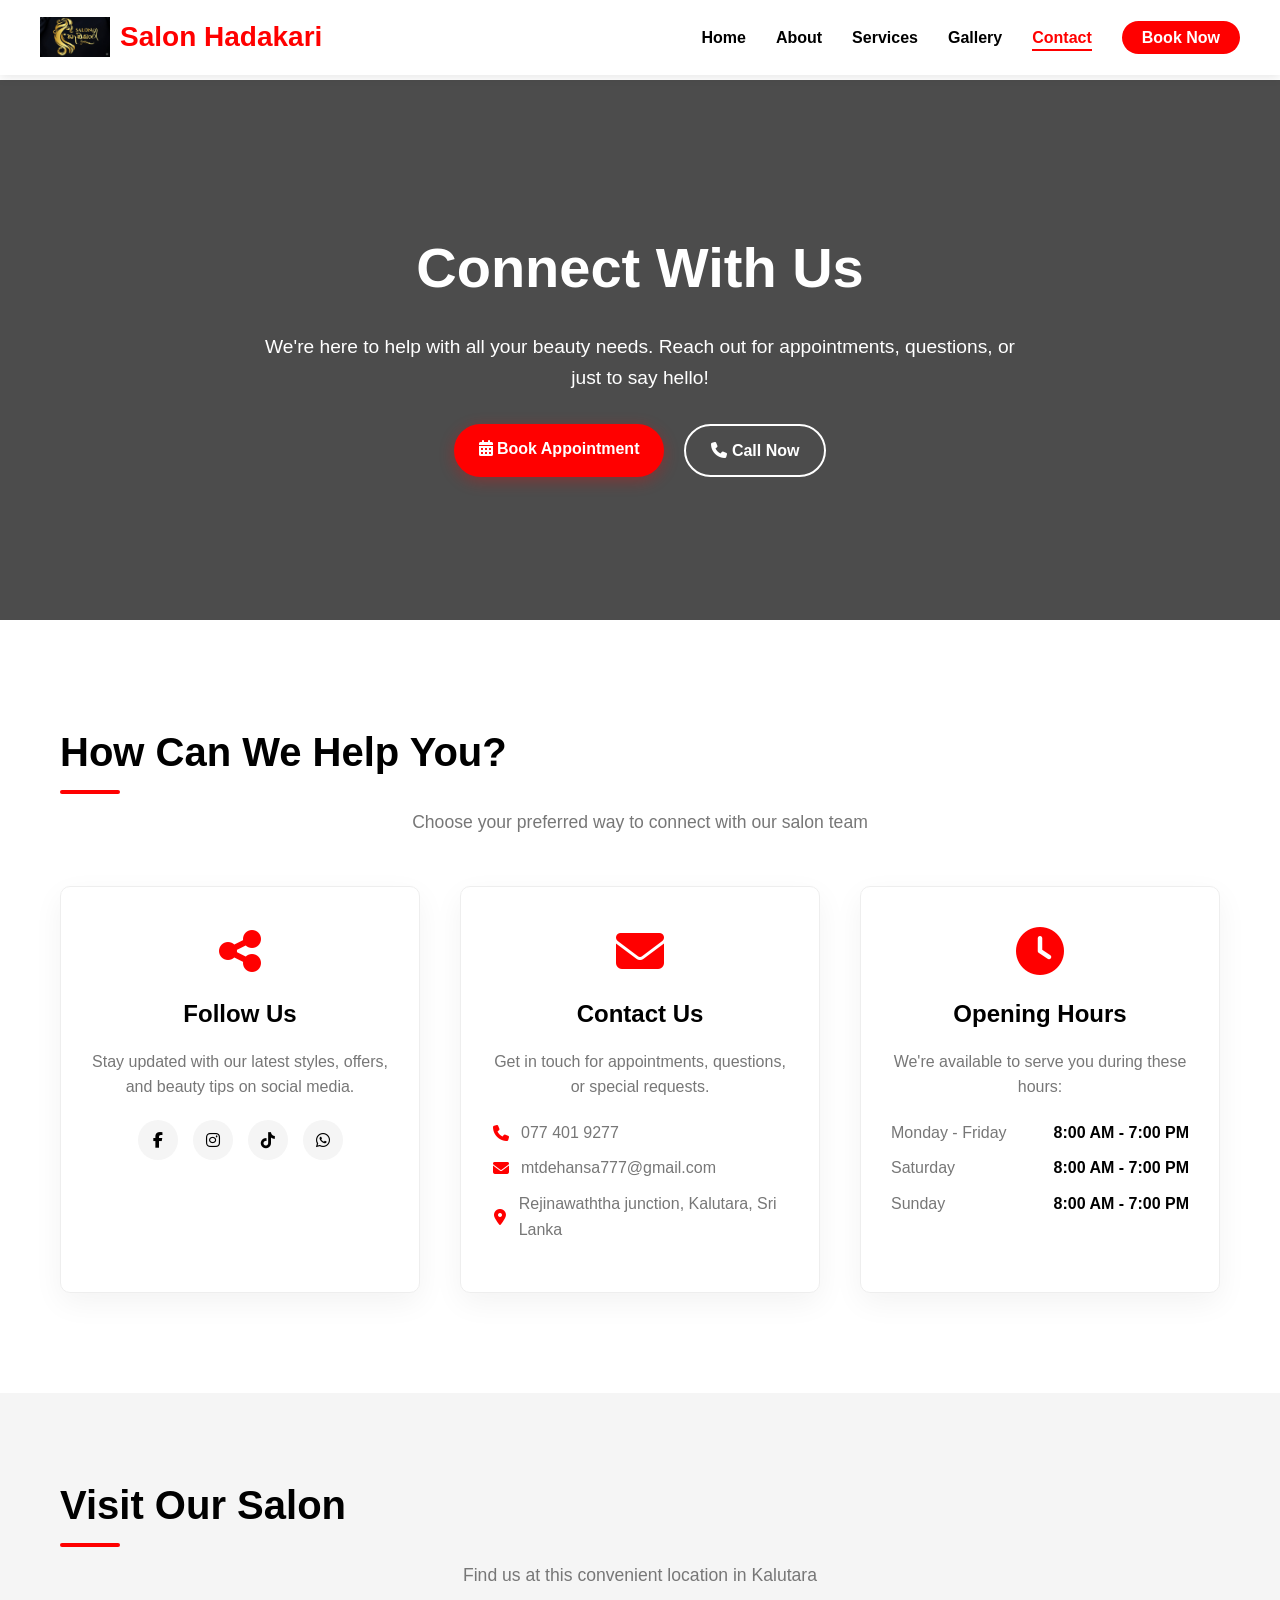
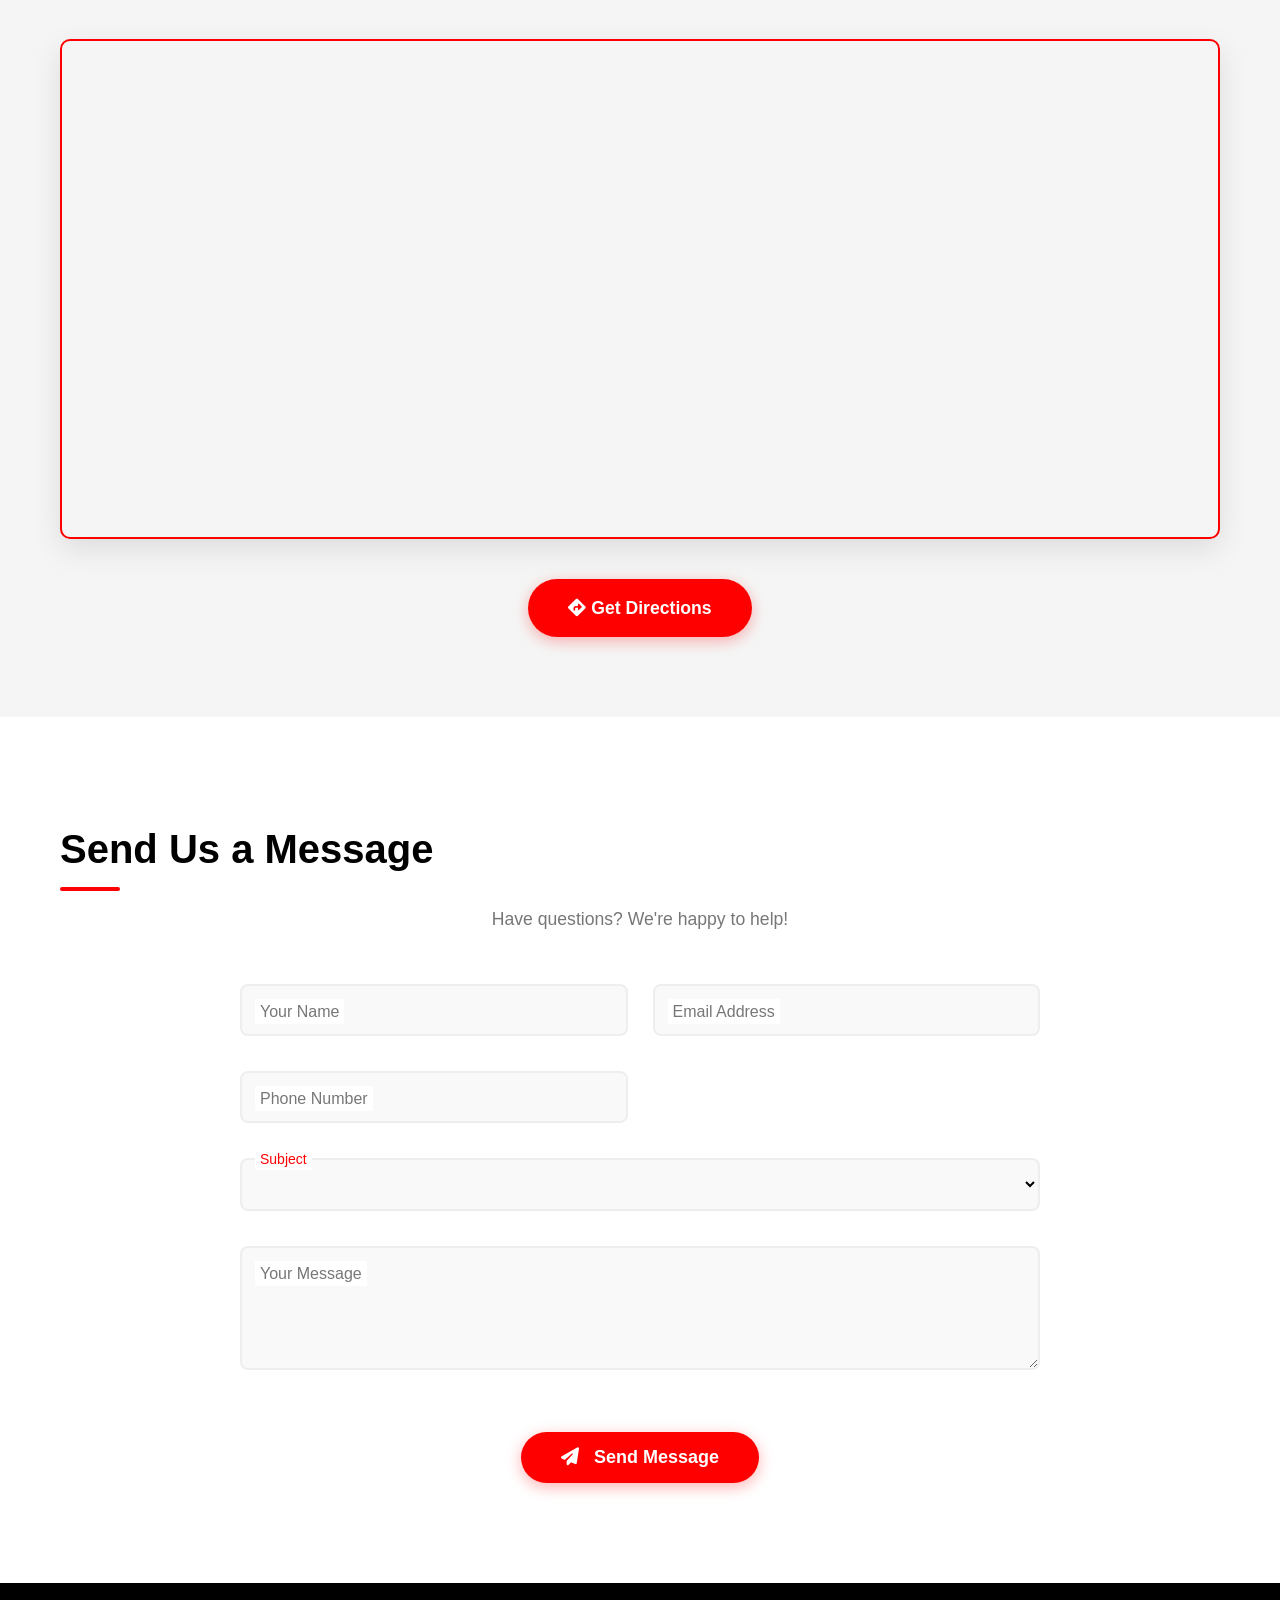
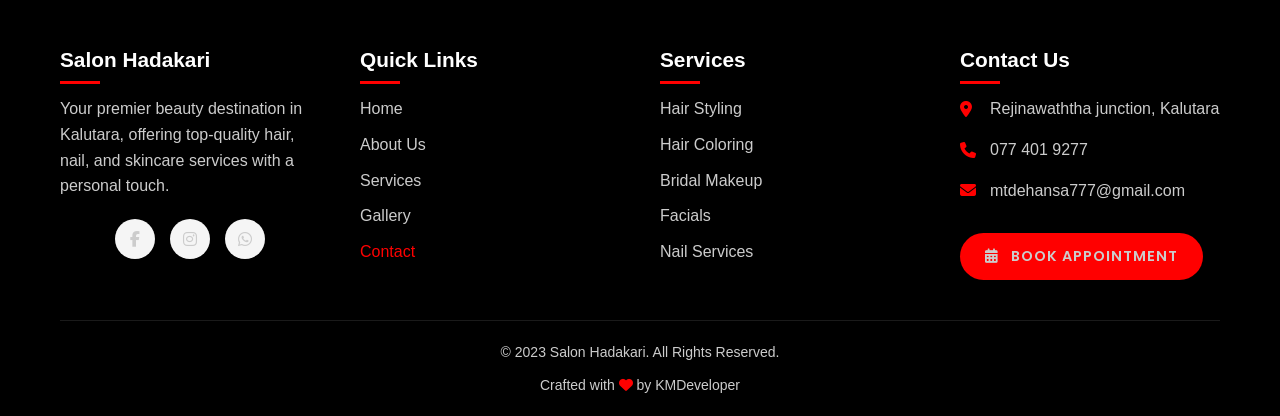
<file: contact.html>
<!DOCTYPE html>
<html lang="en">

<head>
    <meta charset="UTF-8">
    <meta name="viewport" content="width=device-width, initial-scale=1.0">
    <title>Contact Us - Salon Hadakari</title>
    <link rel="stylesheet" href="https://cdnjs.cloudflare.com/ajax/libs/font-awesome/6.4.0/css/all.min.css">
    <link rel="preconnect" href="https://fonts.googleapis.com">
    <link rel="preconnect" href="https://fonts.gstatic.com" crossorigin>
    <link href="https://fonts.googleapis.com/css2?family=Poppins:wght@300;400;500;600;700&display=swap" rel="stylesheet">
    <link rel="stylesheet" href="css/contact.css">
</head>

<body>
    <!-- Header with Navigation -->
    <header id="header">
        <div class="container header-container">
            <a href="index.html" class="logo">
                <img src="images/logo1.jpg" alt="Salon Hadakari Logo">
                <span>Salon Hadakari</span>
            </a>
            <button class="mobile-menu-btn" id="mobileMenuBtn" aria-label="Toggle menu">
                <i class="fas fa-bars"></i>
            </button>
            <nav id="mainNav">
                <ul>
                    <li><a href="index.html">Home</a></li>
                    <li><a href="about.html">About</a></li>
                    <li><a href="services.html">Services</a></li>
                    <li><a href="gallery.html">Gallery</a></li>
                    <li><a href="contact.html" class="active">Contact</a></li>
                    <li><a href="booking.html" class="nav-cta">Book Now</a></li>
                </ul>
            </nav>
        </div>
    </header>

    <!-- Hero Section -->
    <section class="hero">
        <div class="hero-content">
            <h1>Connect With Us</h1>
            <p>We're here to help with all your beauty needs. Reach out for appointments, questions, or just to say hello!</p>
            <div class="hero-buttons">
                <a href="#contact-sections" class="btn pulse"><i class="fas fa-calendar-alt"></i> Book Appointment</a>
                <a href="tel:0774019277" class="btn secondary-btn"><i class="fas fa-phone"></i> Call Now</a>
            </div>
        </div>
    </section>

    <!-- Contact Sections -->
    <section class="contact-sections" id="contact-sections">
        <div class="container">
            <h2 class="section-title">How Can We Help You?</h2>
            <p class="section-subtitle">Choose your preferred way to connect with our salon team</p>

            <div class="contact-grid">
                <div class="contact-card" id="contact-card1">
                    <div class="card-icon">
                        <i class="fas fa-share-alt"></i>
                    </div>
                    <h3>Follow Us</h3>
                    <p>Stay updated with our latest styles, offers, and beauty tips on social media.</p>

                    <div class="social-links">
                        <a href="#" aria-label="Facebook"><i class="fab fa-facebook-f"></i></a>
                        <a href="#" aria-label="Instagram"><i class="fab fa-instagram"></i></a>
                        <a href="#" aria-label="TikTok"><i class="fab fa-tiktok"></i></a>
                        <a href="#" aria-label="WhatsApp"><i class="fab fa-whatsapp"></i></a>
                    </div>
                </div>

                <div class="contact-card" id="contact-card2">
                    <div class="card-icon">
                        <i class="fas fa-envelope"></i>
                    </div>
                    <h3>Contact Us</h3>
                    <p>Get in touch for appointments, questions, or special requests.</p>

                    <div class="contact-info">
                        <p><i class="fas fa-phone"></i> <a href="tel:0774019277">077 401 9277</a></p>
                        <p><i class="fas fa-envelope"></i> <a href="mailto:mtdehansa777@gmail.com">mtdehansa777@gmail.com</a></p>
                        <p><i class="fas fa-map-marker-alt"></i> Rejinawaththa junction, Kalutara, Sri Lanka</p>
                    </div>
                </div>

                <div class="contact-card" id="contact-card3">
                    <div class="card-icon">
                        <i class="fas fa-clock"></i>
                    </div>
                    <h3>Opening Hours</h3>
                    <p>We're available to serve you during these hours:</p>

                    <div class="opening-hours">
                        <p><span>Monday - Friday</span> <span>8:00 AM - 7:00 PM</span></p>
                        <p><span>Saturday</span> <span>8:00 AM - 7:00 PM</span></p>
                        <p><span>Sunday</span> <span>8:00 AM - 7:00 PM</span></p>
                    </div>
                </div>
            </div>
        </div>
    </section>

    <!-- Map Section -->
    <section class="map-section">
        <div class="container">
            <h2 class="section-title">Visit Our Salon</h2>
            <p class="section-subtitle">Find us at this convenient location in Kalutara</p>

            <div class="map-container" id="map-container">
                <iframe
                    src="https://www.google.com/maps/embed?pb=!1m18!1m12!1m3!1d3963.404790055003!2d79.9632153153265!3d6.597654595231479!2m3!1f0!2f0!3f0!3m2!1i1024!2i768!4f13.1!3m3!1m2!1s0x3ae237a0b5d4e8c1%3A0x1a0b5d4e8c1b0a0d!2sRejinawaththa%20Junction%2C%20Kalutara!5e0!3m2!1sen!2slk!4v1620000000000!5m2!1sen!2slk"
                    allowfullscreen="" loading="lazy" referrerpolicy="no-referrer-when-downgrade"></iframe>
            </div>
            
            <div class="map-cta">
                <a href="https://maps.google.com?q=Rejinawaththa+junction,Kalutara" class="btn" target="_blank">
                    <i class="fas fa-directions"></i> Get Directions
                </a>
            </div>
        </div>
    </section>

    <!-- Contact Form Section -->
    <section class="contact-form-section">
        <div class="container">
            <h2 class="section-title">Send Us a Message</h2>
            <p class="section-subtitle">Have questions? We're happy to help!</p>
            
            <form class="contact-form">
                <div class="form-group">
                    <input type="text" id="name" name="name" required>
                    <label for="name">Your Name</label>
                </div>
                <div class="form-group">
                    <input type="email" id="email" name="email" required>
                    <label for="email">Email Address</label>
                </div>
                <div class="form-group">
                    <input type="tel" id="phone" name="phone">
                    <label for="phone">Phone Number</label>
                </div>
                <div class="form-group">
                    <select id="subject" name="subject" required>
                        <option value="" disabled selected></option>
                        <option value="appointment">Appointment Request</option>
                        <option value="question">General Question</option>
                        <option value="feedback">Feedback</option>
                        <option value="other">Other</option>
                    </select>
                    <label for="subject">Subject</label>
                </div>
                <div class="form-group">
                    <textarea id="message" name="message" rows="5" required></textarea>
                    <label for="message">Your Message</label>
                </div>
                <button type="submit" class="btn form-submit-btn">
                    <i class="fas fa-paper-plane"></i> Send Message
                </button>
            </form>
        </div>
    </section>

    <!-- Footer -->
    <footer>
        <div class="container">
            <div class="footer-content">
                <div class="footer-column">
                    <h3>Salon Hadakari</h3>
                    <p>Your premier beauty destination in Kalutara, offering top-quality hair, nail, and skincare services with a personal touch.</p>
                    <div class="social-links">
                        <a href="#" aria-label="Facebook"><i class="fab fa-facebook-f"></i></a>
                        <a href="#" aria-label="Instagram"><i class="fab fa-instagram"></i></a>
                        <a href="#" aria-label="WhatsApp"><i class="fab fa-whatsapp"></i></a>
                    </div>
                </div>

                <div class="footer-column">
                    <h3>Quick Links</h3>
                    <ul class="footer-links">
                        <li><a href="index.html">Home</a></li>
                        <li><a href="about.html">About Us</a></li>
                        <li><a href="services.html">Services</a></li>
                        <li><a href="gallery.html">Gallery</a></li>
                        <li><a href="contact.html" class="active">Contact</a></li>
                    </ul>
                </div>

                <div class="footer-column">
                    <h3>Services</h3>
                    <ul class="footer-links">
                        <li><a href="services.html#hair">Hair Styling</a></li>
                        <li><a href="services.html#color">Hair Coloring</a></li>
                        <li><a href="services.html#bridal">Bridal Makeup</a></li>
                        <li><a href="services.html#facials">Facials</a></li>
                        <li><a href="services.html#nails">Nail Services</a></li>
                    </ul>
                </div>

                <div class="footer-column">
                    <h3>Contact Us</h3>
                    <p><i class="fas fa-map-marker-alt"></i> Rejinawaththa junction, Kalutara</p>
                    <p><i class="fas fa-phone"></i> <a href="tel:0774019277">077 401 9277</a></p>
                    <p><i class="fas fa-envelope"></i> <a href="mailto:mtdehansa777@gmail.com">mtdehansa777@gmail.com</a></p>
                    <a href="booking.html" class="footer-book-btn">
                        <i class="fas fa-calendar-alt"></i> Book Appointment
                    </a>
                </div>
            </div>

            <div class="footer-bottom">
                <p>&copy; 2023 Salon Hadakari. All Rights Reserved.</p>
                <p class="designer-credit">Crafted with <i class="fas fa-heart"></i> by KMDeveloper</p>
            </div>
        </div>
    </footer>

    <script src="js/contact.js"></script>
</body>

</html>
</file>
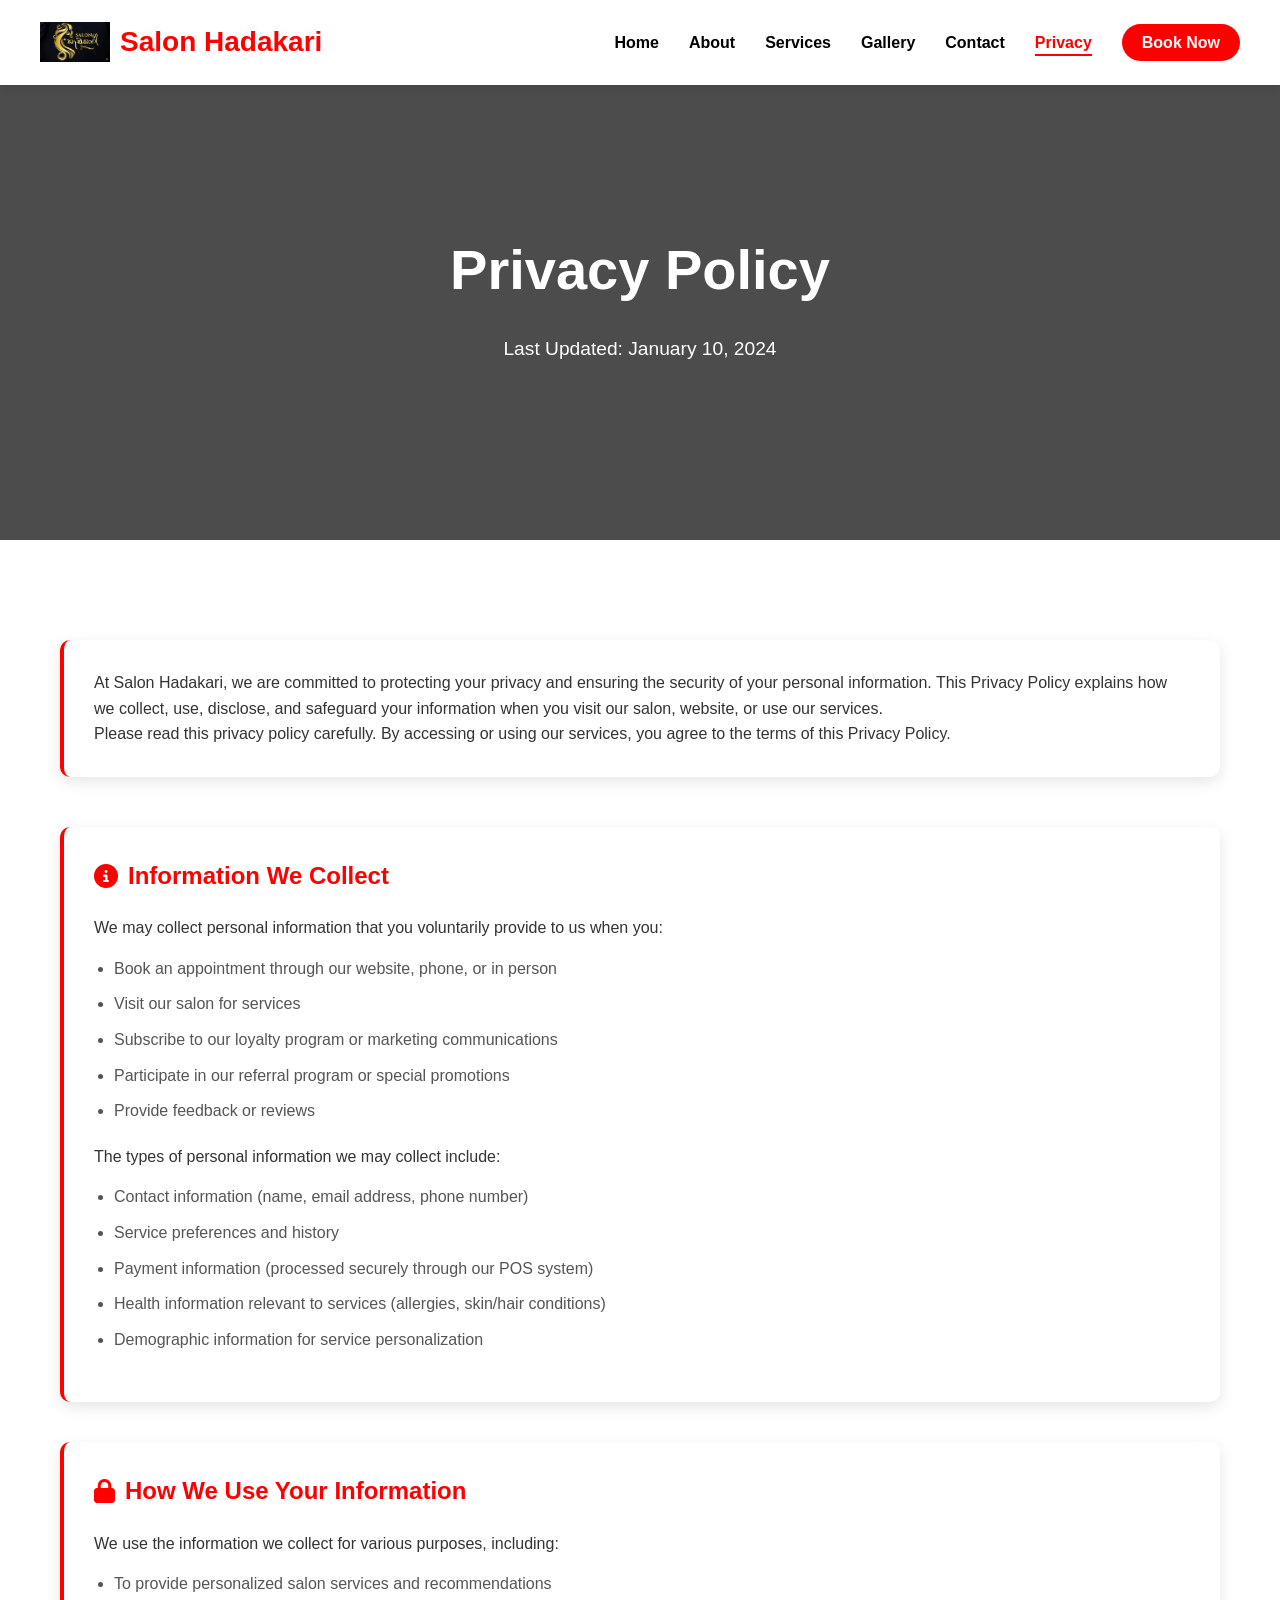
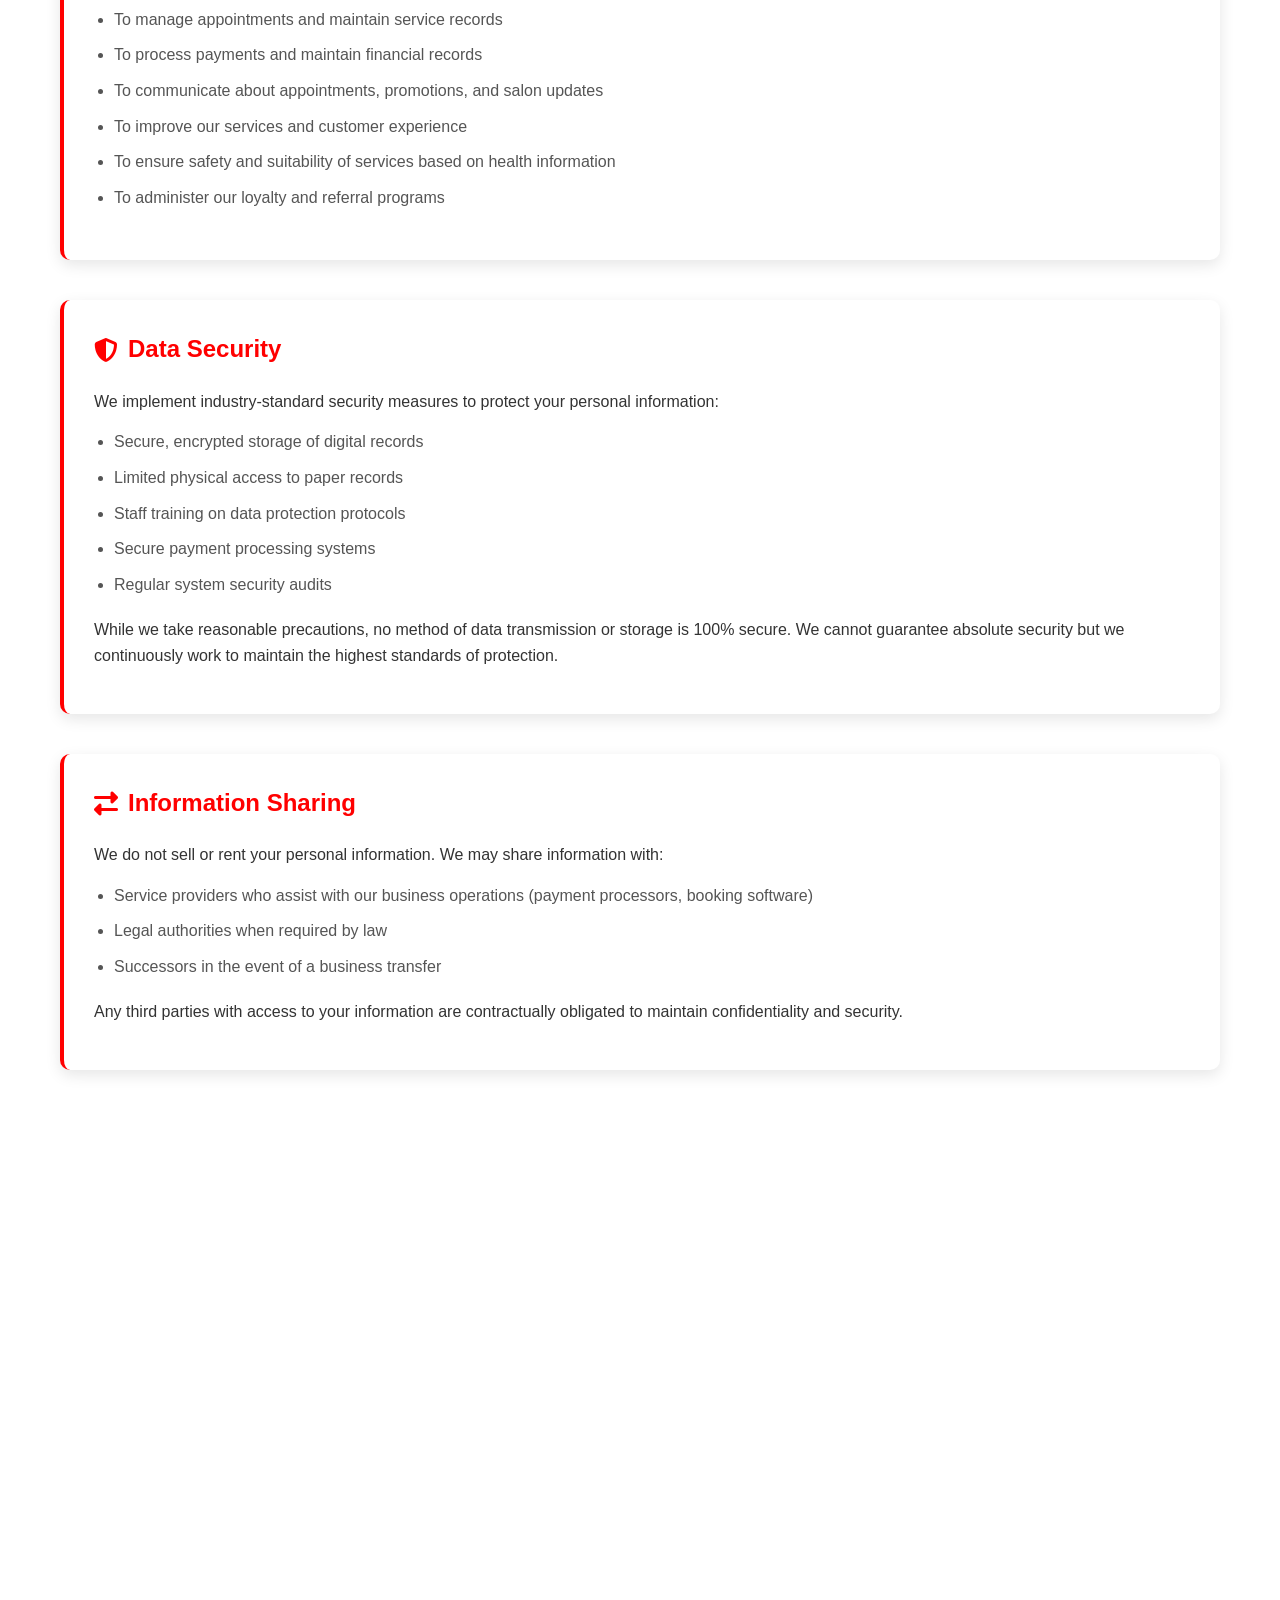
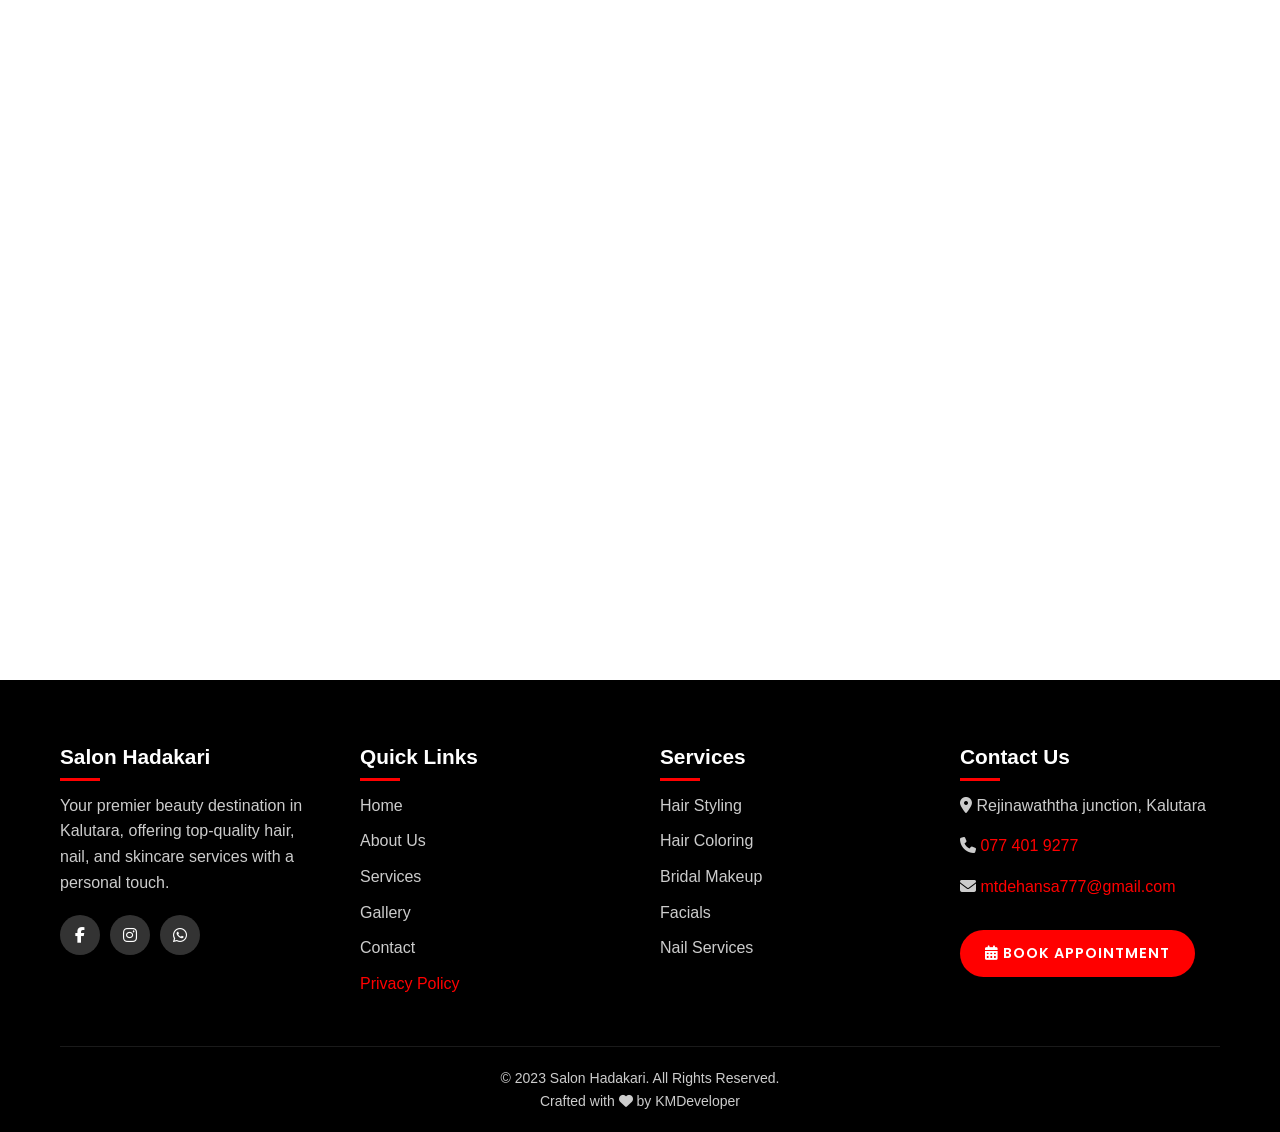
<file: privacy.html>
<!DOCTYPE html>
<html lang="en">

<head>
    <meta charset="UTF-8">
    <meta name="viewport" content="width=device-width, initial-scale=1.0">
    <title>Privacy Policy - Salon Hadakari</title>
    <link rel="stylesheet" href="https://cdnjs.cloudflare.com/ajax/libs/font-awesome/6.4.0/css/all.min.css">
    <link rel="preconnect" href="https://fonts.googleapis.com">
    <link rel="preconnect" href="https://fonts.gstatic.com" crossorigin>
    <link href="https://fonts.googleapis.com/css2?family=Poppins:wght@300;400;500;600;700&display=swap" rel="stylesheet">
    <link rel="stylesheet" href="css/privacy.css">
</head>

<body>
    <!-- Header with Navigation -->
    <header id="header">
        <div class="container header-container">
            <a href="index.html" class="logo">
                <img src="images/logo1.jpg" alt="Salon Hadakari Logo">
                <span>Salon Hadakari</span>
            </a>
            <button class="mobile-menu-btn" id="mobileMenuBtn" aria-label="Toggle menu">
                <i class="fas fa-bars"></i>
            </button>
            <nav id="mainNav">
                <ul>
                    <li><a href="index.html">Home</a></li>
                    <li><a href="about.html">About</a></li>
                    <li><a href="services.html">Services</a></li>
                    <li><a href="gallery.html">Gallery</a></li>
                    <li><a href="contact.html">Contact</a></li>
                    <li><a href="privacy.html" class="active">Privacy</a></li>
                    <li><a href="booking.html" class="nav-cta">Book Now</a></li>
                </ul>
            </nav>
        </div>
    </header>

    <!-- Privacy Policy Hero Section -->
    <section class="privacy-hero">
        <div class="container">
            <h1>Privacy Policy</h1>
            <p>Last Updated: January 10, 2024</p>
        </div>
    </section>

    <!-- Privacy Policy Content -->
    <section class="privacy-content">
        <div class="container">
            <div class="privacy-intro">
                <p>At Salon Hadakari, we are committed to protecting your privacy and ensuring the security of your personal information. This Privacy Policy explains how we collect, use, disclose, and safeguard your information when you visit our salon, website, or use our services.</p>
                <p>Please read this privacy policy carefully. By accessing or using our services, you agree to the terms of this Privacy Policy.</p>
            </div>

            <div class="privacy-section">
                <h2><i class="fas fa-info-circle"></i> Information We Collect</h2>
                <p>We may collect personal information that you voluntarily provide to us when you:</p>
                <ul>
                    <li>Book an appointment through our website, phone, or in person</li>
                    <li>Visit our salon for services</li>
                    <li>Subscribe to our loyalty program or marketing communications</li>
                    <li>Participate in our referral program or special promotions</li>
                    <li>Provide feedback or reviews</li>
                </ul>
                <p>The types of personal information we may collect include:</p>
                <ul>
                    <li>Contact information (name, email address, phone number)</li>
                    <li>Service preferences and history</li>
                    <li>Payment information (processed securely through our POS system)</li>
                    <li>Health information relevant to services (allergies, skin/hair conditions)</li>
                    <li>Demographic information for service personalization</li>
                </ul>
            </div>

            <div class="privacy-section">
                <h2><i class="fas fa-lock"></i> How We Use Your Information</h2>
                <p>We use the information we collect for various purposes, including:</p>
                <ul>
                    <li>To provide personalized salon services and recommendations</li>
                    <li>To manage appointments and maintain service records</li>
                    <li>To process payments and maintain financial records</li>
                    <li>To communicate about appointments, promotions, and salon updates</li>
                    <li>To improve our services and customer experience</li>
                    <li>To ensure safety and suitability of services based on health information</li>
                    <li>To administer our loyalty and referral programs</li>
                </ul>
            </div>

            <div class="privacy-section">
                <h2><i class="fas fa-shield-alt"></i> Data Security</h2>
                <p>We implement industry-standard security measures to protect your personal information:</p>
                <ul>
                    <li>Secure, encrypted storage of digital records</li>
                    <li>Limited physical access to paper records</li>
                    <li>Staff training on data protection protocols</li>
                    <li>Secure payment processing systems</li>
                    <li>Regular system security audits</li>
                </ul>
                <p>While we take reasonable precautions, no method of data transmission or storage is 100% secure. We cannot guarantee absolute security but we continuously work to maintain the highest standards of protection.</p>
            </div>

            <div class="privacy-section">
                <h2><i class="fas fa-exchange-alt"></i> Information Sharing</h2>
                <p>We do not sell or rent your personal information. We may share information with:</p>
                <ul>
                    <li>Service providers who assist with our business operations (payment processors, booking software)</li>
                    <li>Legal authorities when required by law</li>
                    <li>Successors in the event of a business transfer</li>
                </ul>
                <p>Any third parties with access to your information are contractually obligated to maintain confidentiality and security.</p>
            </div>

            <div class="privacy-section">
                <h2><i class="fas fa-user"></i> Your Rights</h2>
                <p>You have certain rights regarding your personal information:</p>
                <ul>
                    <li>Right to access the information we hold about you</li>
                    <li>Right to request correction of inaccurate information</li>
                    <li>Right to request deletion of your personal data (subject to legal requirements)</li>
                    <li>Right to opt-out of marketing communications</li>
                    <li>Right to restrict or object to certain processing</li>
                </ul>
                <p>To exercise these rights, please contact us using the information below.</p>
            </div>

            <div class="privacy-section">
                <h2><i class="fas fa-pen"></i> Changes to This Policy</h2>
                <p>We may update this Privacy Policy periodically to reflect changes in our practices or legal requirements. We will notify you of significant changes through our website or direct communication.</p>
                <p>The "Last Updated" date at the top of this policy indicates when it was last revised. Your continued use of our services after changes constitutes acceptance of the updated policy.</p>
            </div>

            <div class="privacy-section">
                <h2><i class="fas fa-envelope"></i> Contact Us</h2>
                <p>If you have any questions about this Privacy Policy or wish to exercise your rights, please contact us:</p>
                <ul class="contact-info">
                    <li><i class="fas fa-envelope"></i> mtdehansa777@gmail.com</li>
                    <li><i class="fas fa-phone"></i> 077 401 9277</li>
                    <li><i class="fas fa-map-marker-alt"></i> Rejinawaththa junction , Kalutara, Sri Lanka</li>
                    <li><i class="fas fa-clock"></i> Mon-Fri: 8AM-7PM | Sat-Sun: 8AM-7PM</li>
                </ul>
            </div>
        </div>
    </section>

    <!-- Footer -->
    <footer>
        <div class="container">
            <div class="footer-content">
                <div class="footer-column">
                    <h3>Salon Hadakari</h3>
                    <p>Your premier beauty destination in Kalutara, offering top-quality hair, nail, and skincare services with a personal touch.</p>
                    <div class="social-links">
                        <a href="#" aria-label="Facebook"><i class="fab fa-facebook-f"></i></a>
                        <a href="#" aria-label="Instagram"><i class="fab fa-instagram"></i></a>
                        <a href="#" aria-label="WhatsApp"><i class="fab fa-whatsapp"></i></a>
                    </div>
                </div>

                <div class="footer-column">
                    <h3>Quick Links</h3>
                    <ul class="footer-links">
                        <li><a href="index.html">Home</a></li>
                        <li><a href="about.html">About Us</a></li>
                        <li><a href="services.html">Services</a></li>
                        <li><a href="gallery.html">Gallery</a></li>
                        <li><a href="contact.html">Contact</a></li>
                        <li><a href="privacy.html" class="active">Privacy Policy</a></li>
                    </ul>
                </div>

                <div class="footer-column">
                    <h3>Services</h3>
                    <ul class="footer-links">
                        <li><a href="services.html#hair">Hair Styling</a></li>
                        <li><a href="services.html#color">Hair Coloring</a></li>
                        <li><a href="services.html#bridal">Bridal Makeup</a></li>
                        <li><a href="services.html#facials">Facials</a></li>
                        <li><a href="services.html#nails">Nail Services</a></li>
                    </ul>
                </div>

                <div class="footer-column">
                    <h3>Contact Us</h3>
                    <p><i class="fas fa-map-marker-alt"></i> Rejinawaththa junction, Kalutara</p>
                    <p><i class="fas fa-phone"></i> <a href="tel:0774019277">077 401 9277</a></p>
                    <p><i class="fas fa-envelope"></i> <a href="mailto:mtdehansa777@gmail.com">mtdehansa777@gmail.com</a></p>
                    <a href="booking.html" class="footer-book-btn">
                        <i class="fas fa-calendar-alt"></i> Book Appointment
                    </a>
                </div>
            </div>

            <div class="footer-bottom">
                <p>&copy; 2023 Salon Hadakari. All Rights Reserved.</p>
                <p class="designer-credit">Crafted with <i class="fas fa-heart"></i> by KMDeveloper</p>
            </div>
        </div>
    </footer>

    <script src="js/privacy.js"></script>
</body>

</html>
</file>
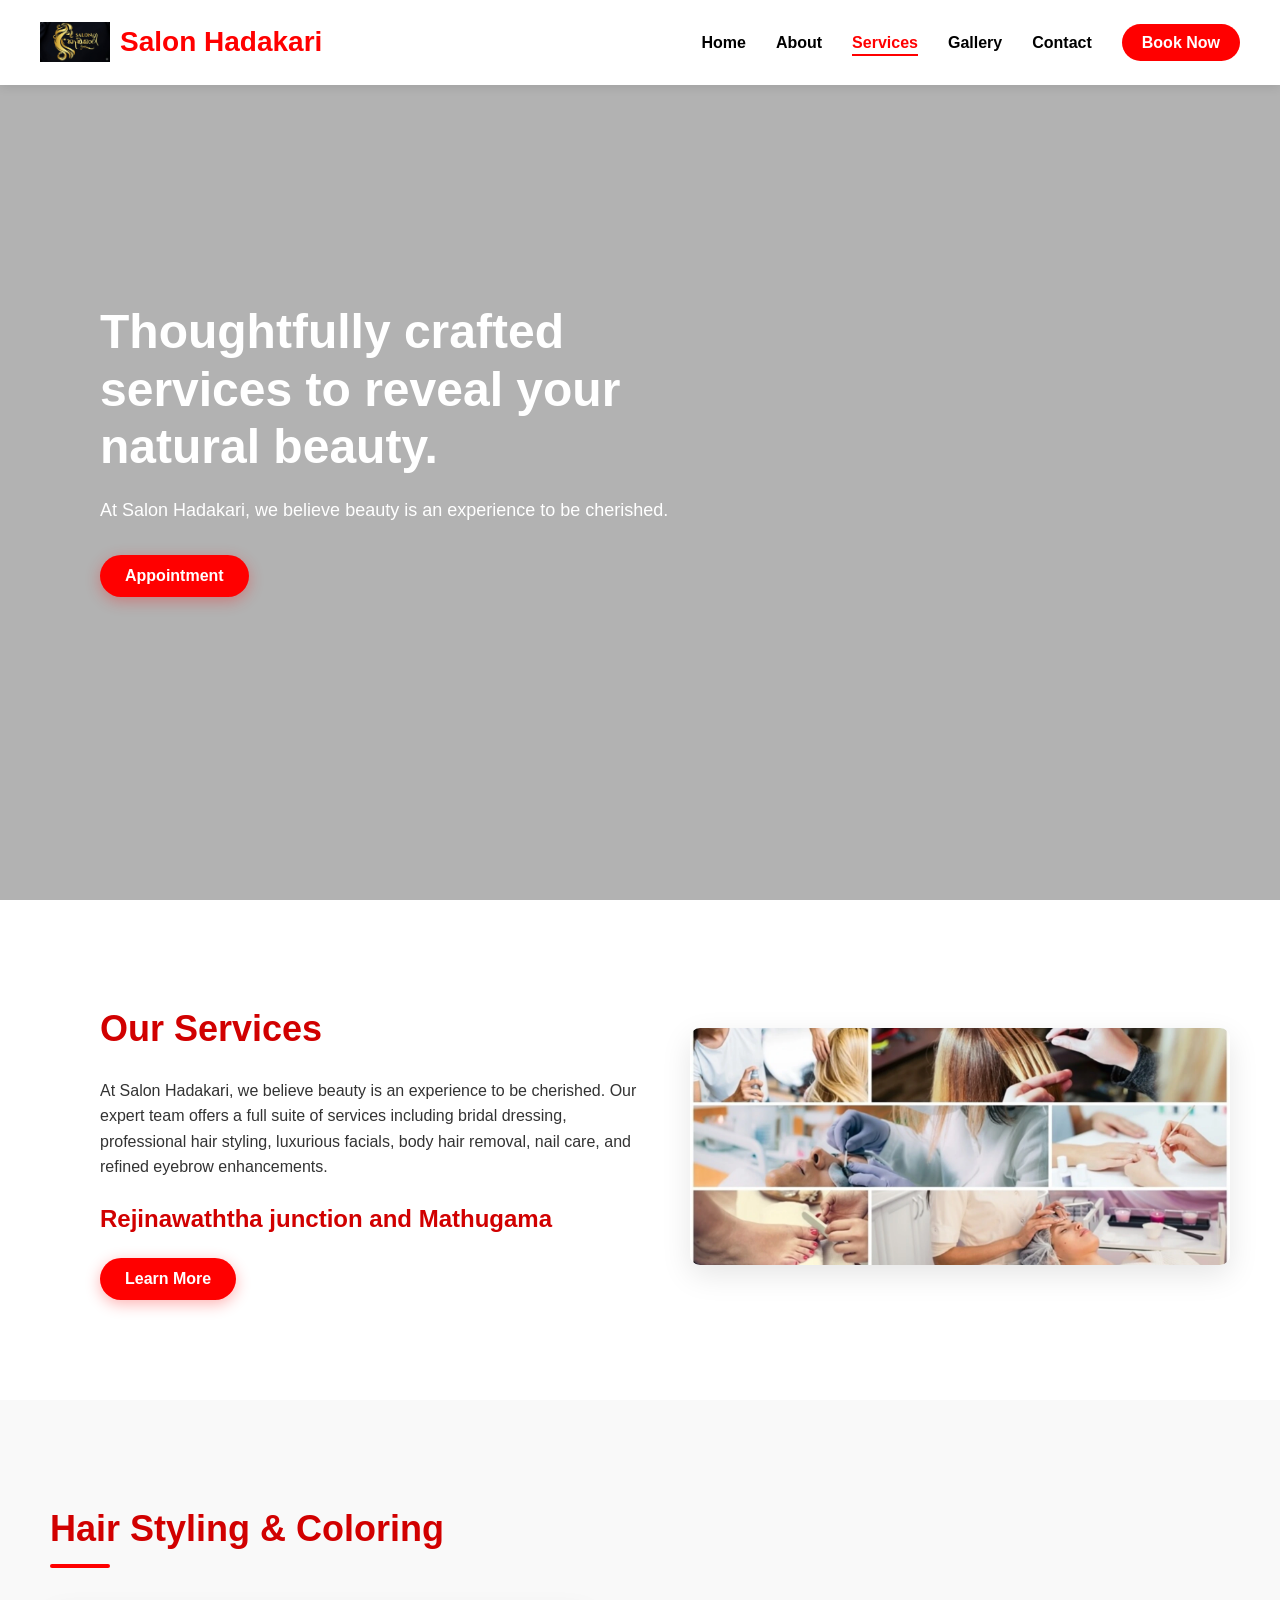
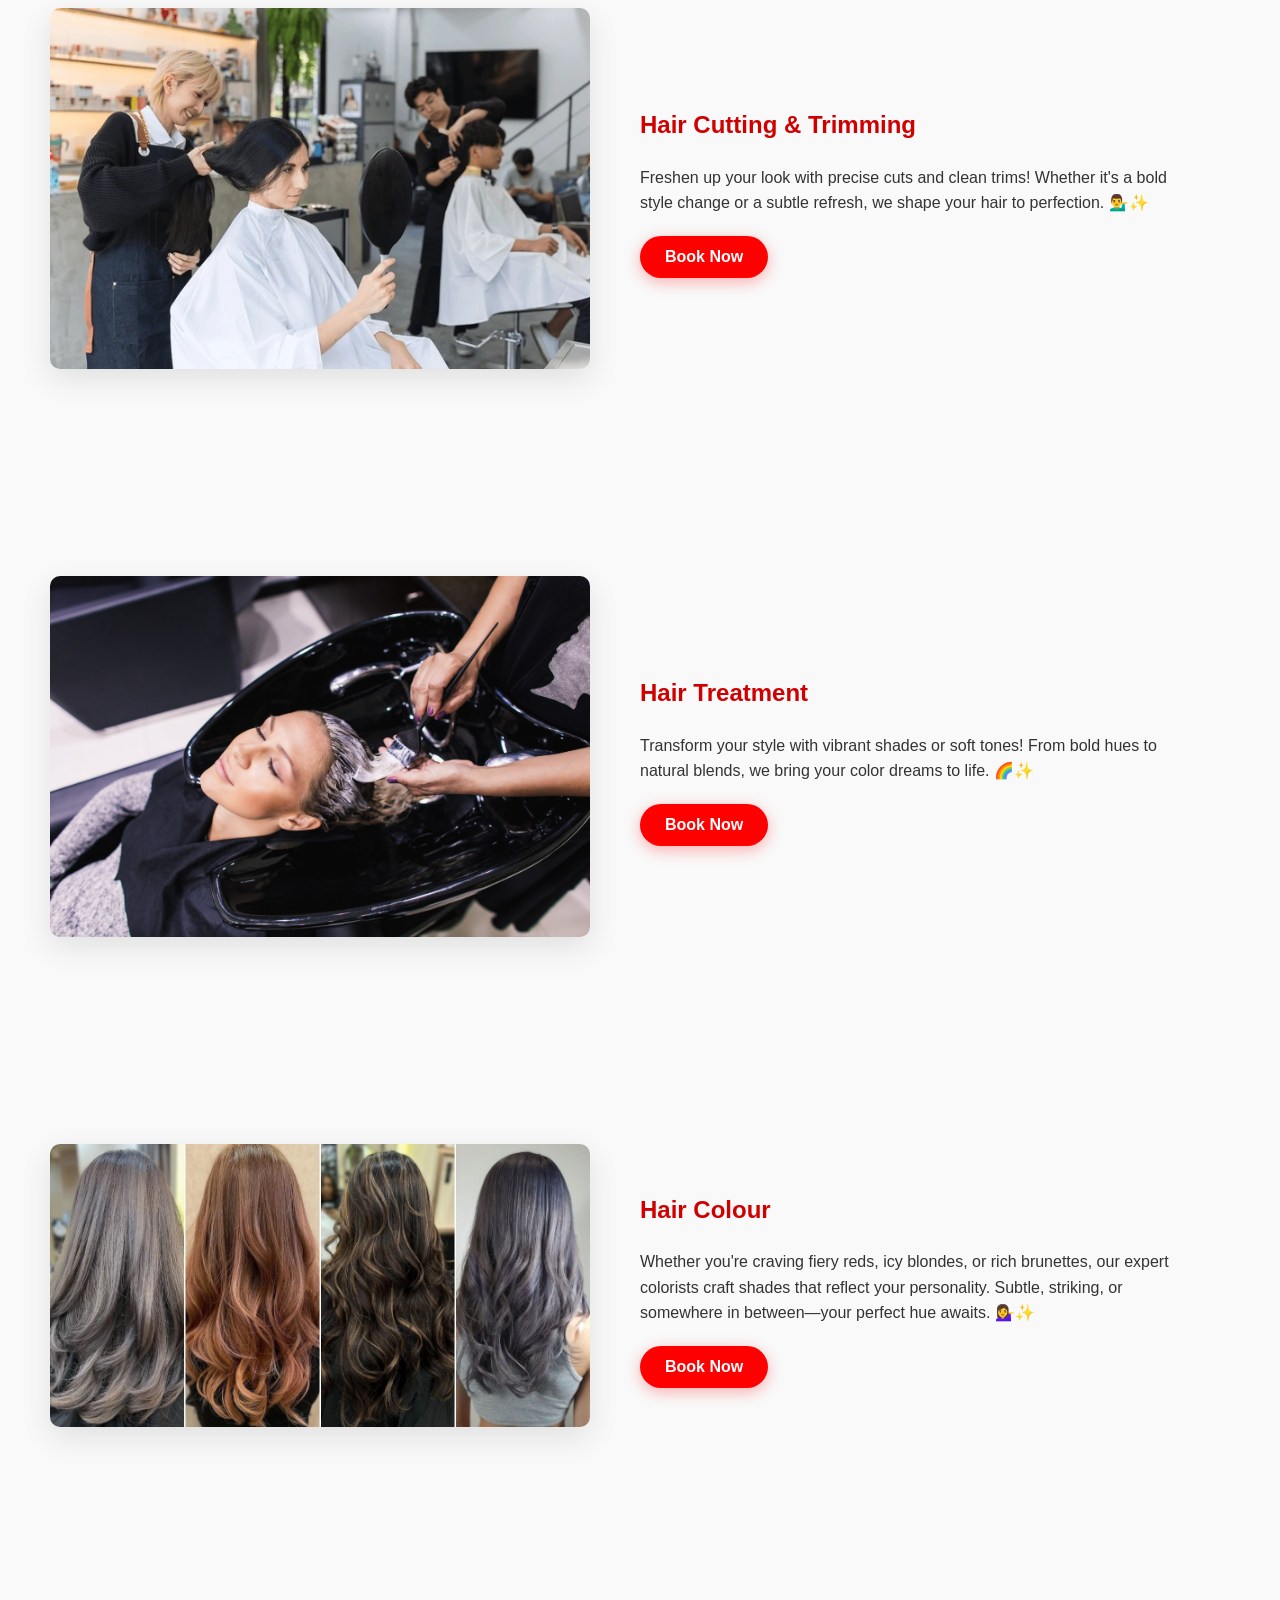
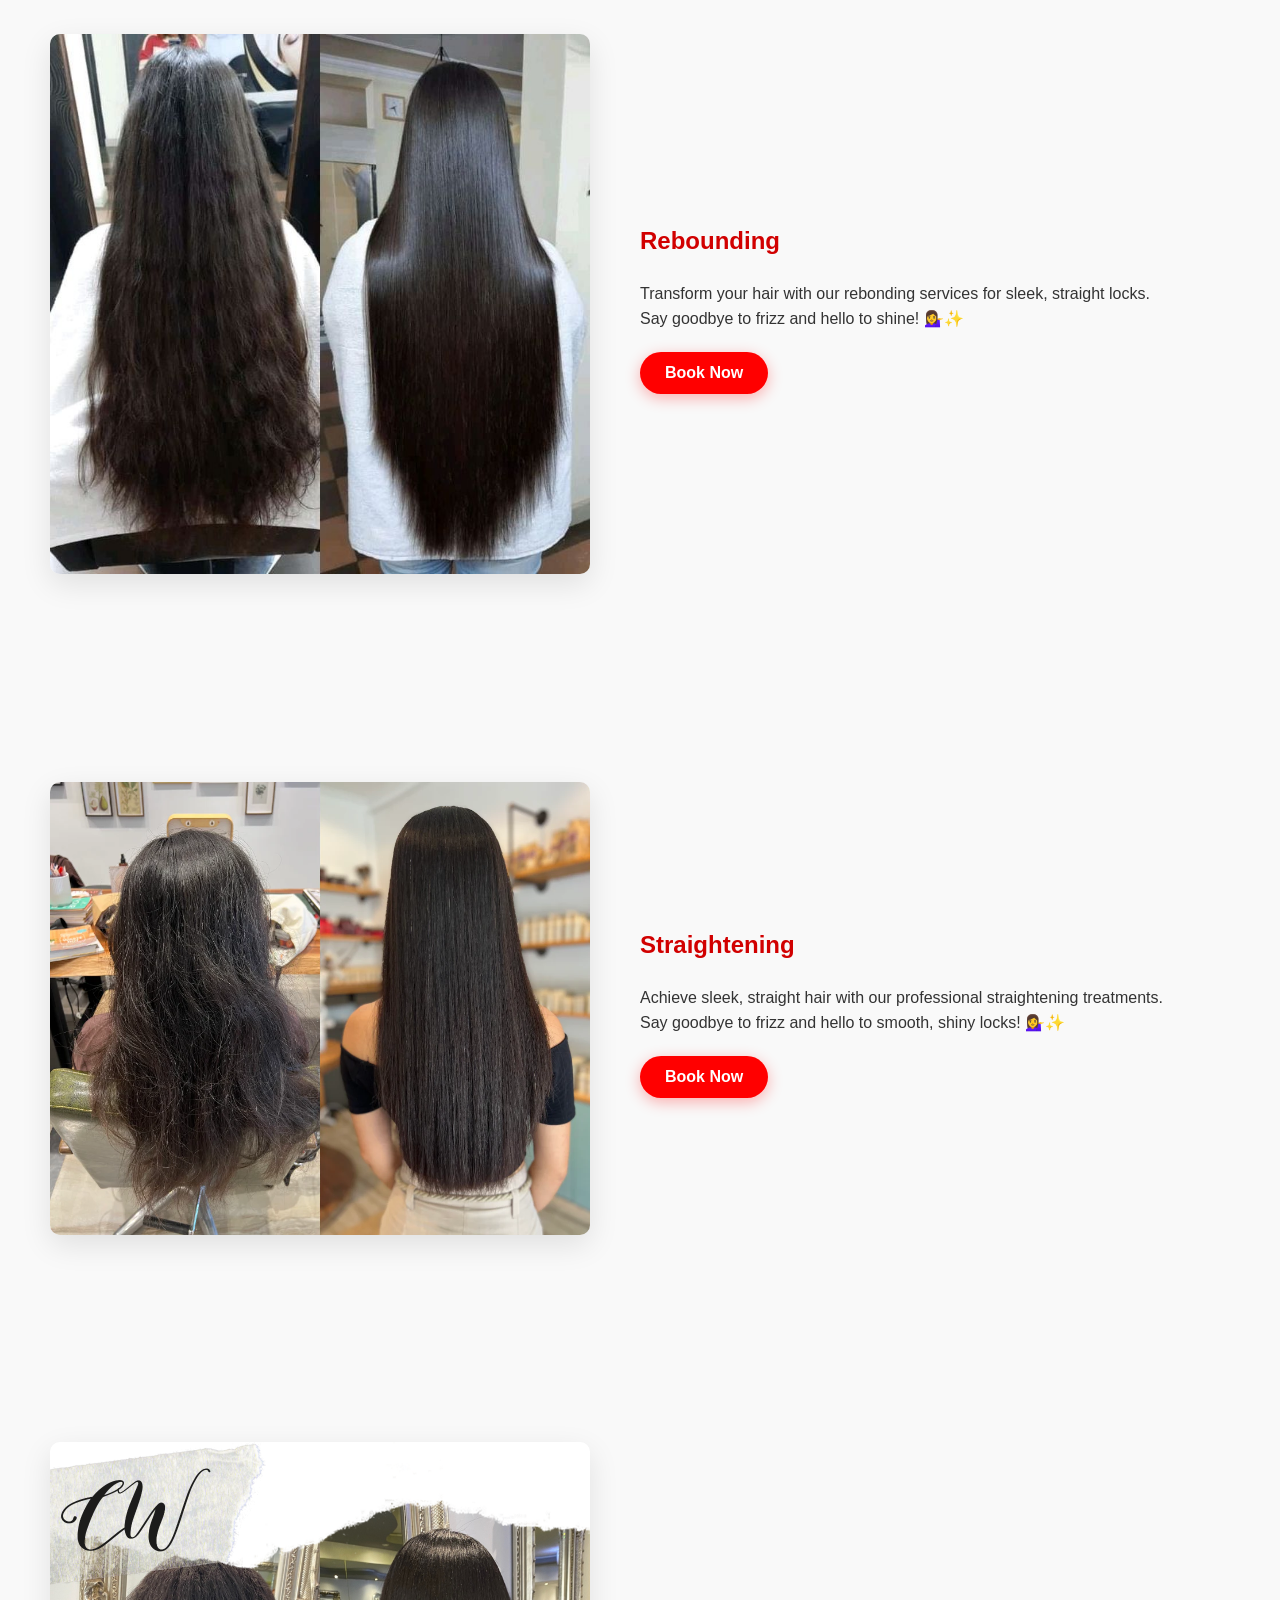
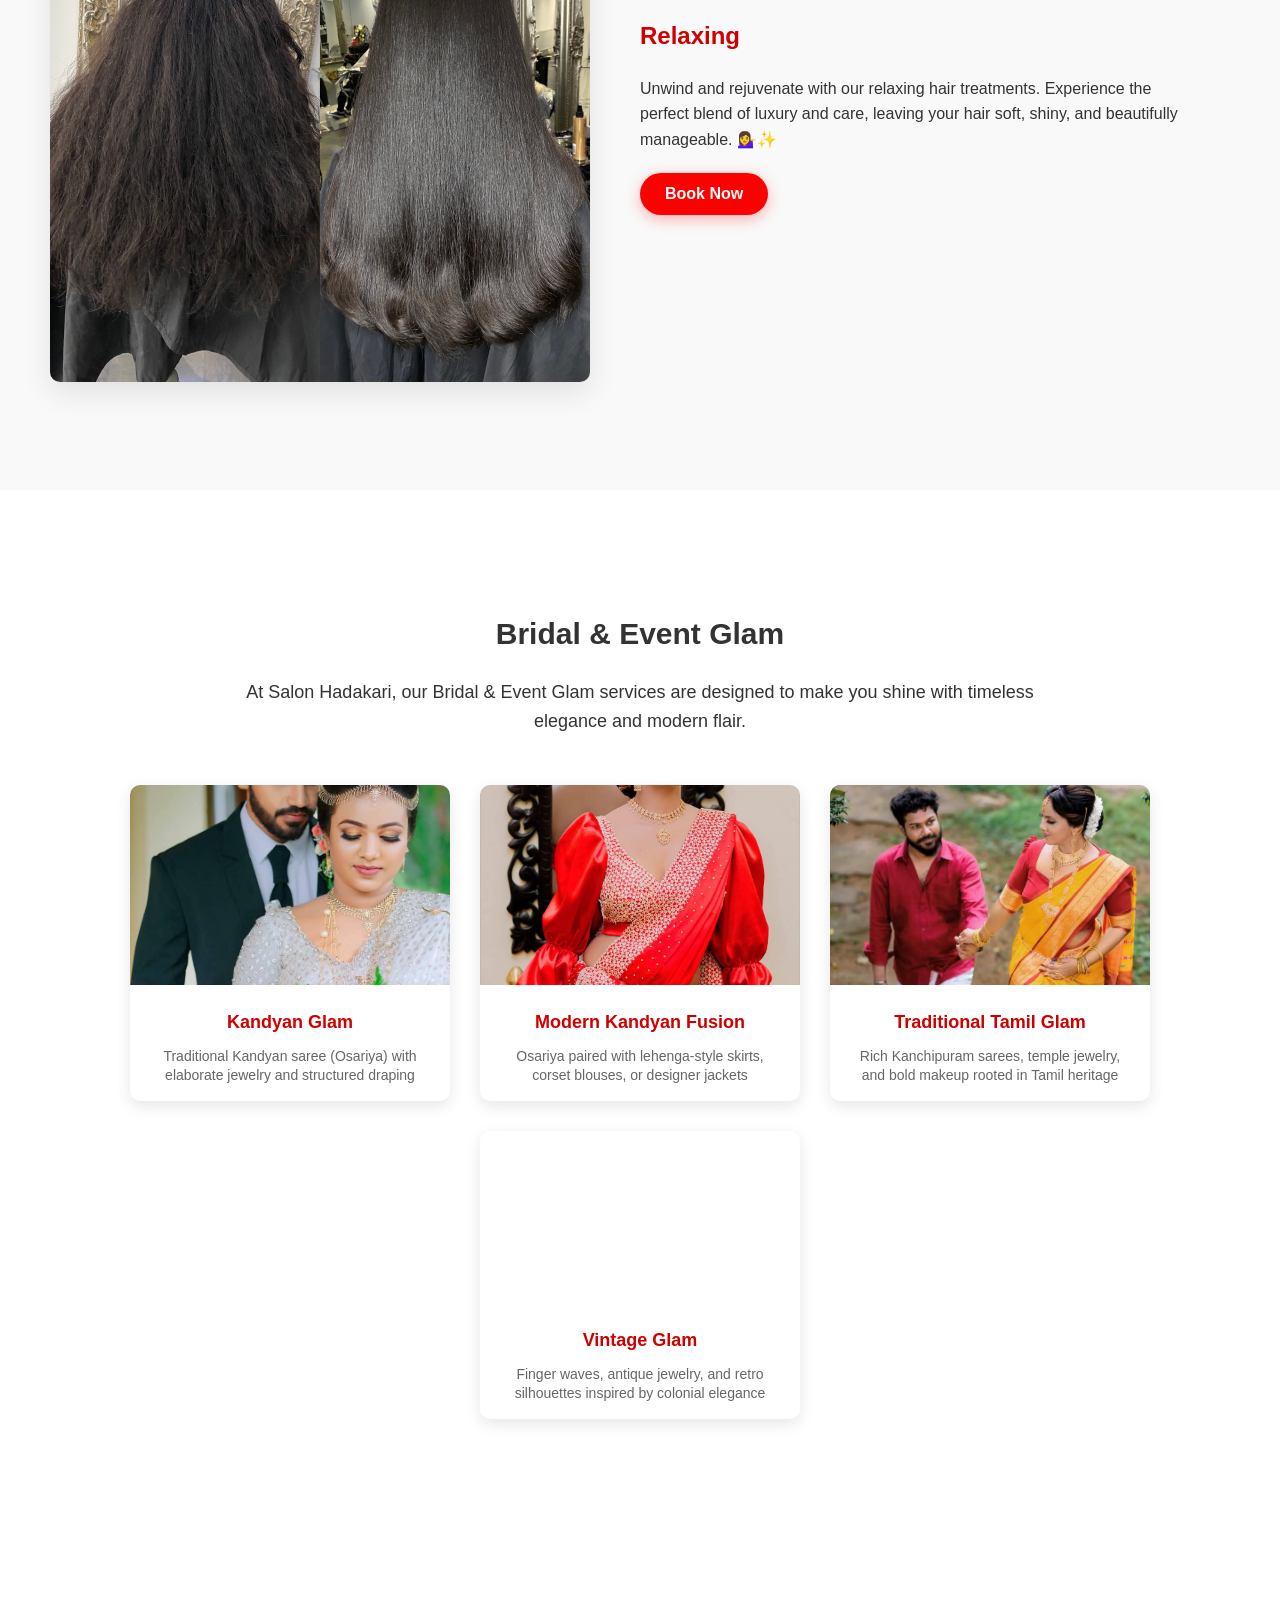
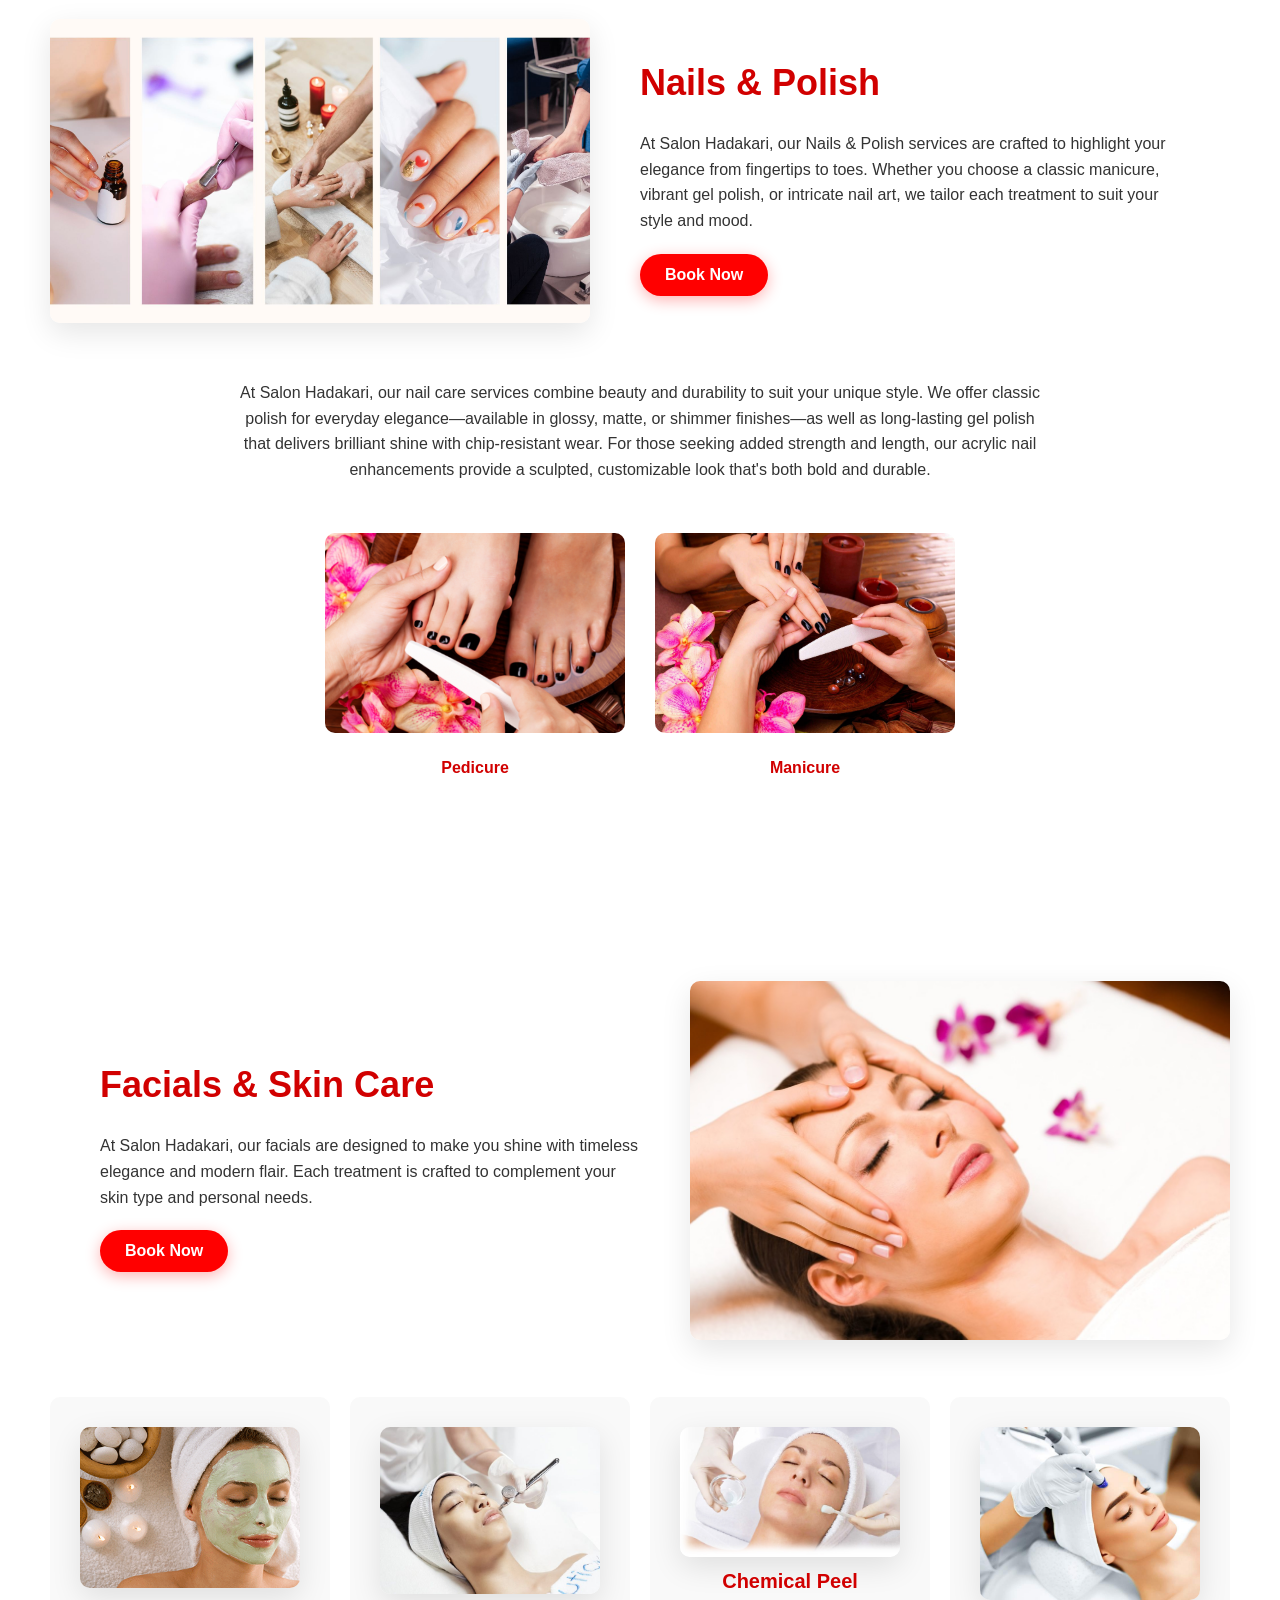
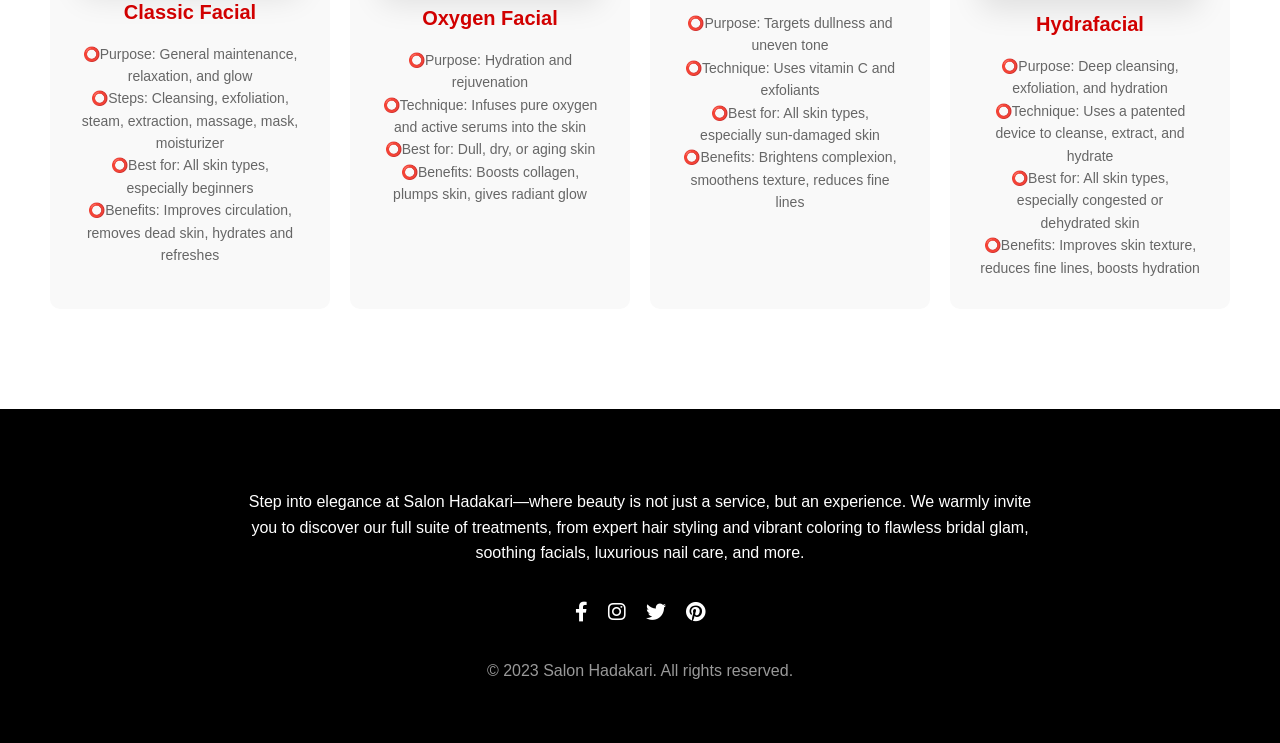
<file: services.html>
<!DOCTYPE html>
<html lang="en">

<head>
    <meta charset="UTF-8">
    <meta name="viewport" content="width=device-width, initial-scale=1.0">
    <title>Salon Hadakari - Beauty Services</title>
    <link rel="stylesheet" href="css/services.css">
    <link rel="stylesheet" href="https://cdnjs.cloudflare.com/ajax/libs/font-awesome/6.0.0-beta3/css/all.min.css">
</head>

<body>
    <!-- Navigation Bar -->
    <header id="header">
        <div class="container header-container">
            <a href="index.html" class="logo">
                <img src="images/logo1.jpg" alt="Salon Hadakari Logo">
                <span>Salon Hadakari</span>
            </a>
            <button class="mobile-menu-btn" id="mobileMenuBtn" aria-label="Toggle menu">
                <i class="fas fa-bars"></i>
            </button>
            <nav id="mainNav">
                <ul>
                    <li><a href="index.html">Home</a></li>
                    <li><a href="about.html">About</a></li>
                    <li><a href="services.html" class="active">Services</a></li>
                    <li><a href="gallery.html">Gallery</a></li>
                    <li><a href="contact.html">Contact</a></li>
                    <li><a href="booking.html" class="nav-cta">Book Now</a></li>
                </ul>
            </nav>
        </div>
    </header>

    <!-- Hero Section -->
    <section id="home" class="hero">
        <div class="hero-content">
            <h1 class="fade-in">Thoughtfully crafted services to reveal your natural beauty.</h1>
            <p class="fade-in">At Salon Hadakari, we believe beauty is an experience to be cherished.</p>
            <button class="btn fade-in">Appointment</button>
        </div>
    </section>

    <!-- About Section -->
    <section class="about-section">
        <div class="about-content">
            <div class="about-text">
                <h1>Our Services</h1>
                <p>At Salon Hadakari, we believe beauty is an experience to be cherished. Our expert team offers a full
                    suite of services including bridal dressing, professional hair styling, luxurious facials, body hair
                    removal, nail care, and refined eyebrow enhancements.</p>
                <h3>Rejinawaththa junction and Mathugama</h3>
                <a href="services.html#services"><button class="btn">Learn More</button></a>
            </div>
            <div class="about-image slide-in-right">
                <img src="images/services.webp">
            </div>
        </div>
    </section>

    <!-- Services Section 1 -->
    <section id="services" class="services-section">
        <h2 class="section-title">Hair Styling & Coloring</h2>
        <div class="service-content">
            <div class="service-image slide-in-left">
                <img src="images/services.haircut.webp" alt="Hair Styling">
            </div>
            <div class="service-text">
                <h3>Hair Cutting & Trimming</h3>
                <p>Freshen up your look with precise cuts and clean trims! Whether it's a bold style change or a subtle
                    refresh, we shape your hair to perfection. 💁‍♂️✨</p>
                <a href="#"><button class="btn">Book Now</button></a>
            </div>
        </div>
    </section>

    <!-- Services Section 2 -->
    <section class="services-section reverse">
        <div class="service-content">
            <div class="service-text">
                <h3>Hair Treatment</h3>
                <p>Transform your style with vibrant shades or soft tones! From bold hues to natural blends, we bring
                    your color dreams to life. 🌈✨</p>
                <a href="#"><button class="btn">Book Now</button></a>
            </div>
            <div class="service-image slide-in-right">
                <img src="images/services.Hair Treatment.jpg" alt="Blow Drying">
            </div>
        </div>
    </section>

    <!-- Services Section 3 -->
    <section class="services-section">
        <div class="service-content">
            <div class="service-image slide-in-left">
                <img src="images/services.Haircoloring.jpg" alt="Updos & Braiding">
            </div>
            <div class="service-text">
                <h3>Hair Colour</h3>
                <p>Whether you're craving fiery reds, icy blondes, or rich brunettes, our expert colorists craft shades
                    that reflect your personality. Subtle, striking, or somewhere in between—your perfect hue awaits.
                    💁‍♀️✨</p>
                <a href="#"><button class="btn">Book Now</button></a>
            </div>
        </div>
    </section>

    <!-- Services Section 4 -->
    <section class="services-section">
        <div class="service-content">
            <div class="service-image slide-in-left">
                <img src="images/services.Rebound.jpg" alt="Updos & Braiding">
            </div>
            <div class="service-text">
                <h3>Rebounding</h3>
                <p>Transform your hair with our rebonding services for sleek, straight locks. Say goodbye to frizz and
                    hello to shine! 💁‍♀️✨</p>
                <a href="#"><button class="btn">Book Now</button></a>
            </div>
        </div>
    </section>

    <!-- Services Section 5 -->
    <section class="services-section">
        <div class="service-content">
            <div class="service-image slide-in-left">
                <img src="images/services.Straight.webp" alt="Updos & Braiding">
            </div>
            <div class="service-text">
                <h3>Straightening</h3>
                <p>Achieve sleek, straight hair with our professional straightening treatments. Say goodbye to frizz and
                    hello to smooth, shiny locks! 💁‍♀️✨</p>
                <a href="#"><button class="btn">Book Now</button></a>
            </div>
        </div>
    </section>

    <!-- Services Section 6 -->
    <section class="services-section">
        <div class="service-content">
            <div class="service-image slide-in-left">
                <img src="images/services.relaxing.webp" alt="Updos & Braiding">
            </div>
            <div class="service-text">
                <h3>Relaxing</h3>
                <p>Unwind and rejuvenate with our relaxing hair treatments. Experience the perfect blend of luxury and
                    care, leaving your hair soft, shiny, and beautifully manageable. 💁‍♀️✨</p>
                <a href="#"><button class="btn">Book Now</button></a>
            </div>
        </div>
    </section>

    <!-- Card Section -->
    <!-- Card Section -->
<section class="card-section">
    <h2>Bridal & Event Glam</h2>
    <p class="section-description">At Salon Hadakari, our Bridal & Event Glam services are designed to make you
        shine with timeless elegance and modern flair.</p>

    <div class="cards-container">
        <div class="card fade-in">
            <img src="images/gallery/Bridal2.jpg"
                alt="Kandyan Glam">
            <h4>Kandyan Glam</h4>
            <p>Traditional Kandyan saree (Osariya) with elaborate jewelry and structured draping</p>
        </div>

        <div class="card fade-in">
            <img src="images/gallery/Bridal1.jpg"
                alt="Modern Kandyan Fusion">
            <h4>Modern Kandyan Fusion</h4>
            <p>Osariya paired with lehenga-style skirts, corset blouses, or designer jackets</p>
        </div>

        <div class="card fade-in">
            <img src="images/gallery/Bridal4.jpg"
                alt="Traditional Tamil Glam">
            <h4>Traditional Tamil Glam</h4>
            <p>Rich Kanchipuram sarees, temple jewelry, and bold makeup rooted in Tamil heritage</p>
        </div>

        <div class="card fade-in video-card">
            <div class="video-container">
                <video autoplay loop muted playsinline>
                    <source src="videos/services-jewelry.mp4" type="video/mp4">
                    Your browser does not support the video tag.
                </video>
            </div>
            <h4>Vintage Glam</h4>
            <p>Finger waves, antique jewelry, and retro silhouettes inspired by colonial elegance</p>
        </div>
    </div>
</section>

    <!-- Nails Section -->
    <section class="nails-section">
        <div class="nails-content">
            <div class="nails-image slide-in-left">
                <img src="images/services.Nails & Polish.jpg" alt="Nail Care">
            </div>
            <div class="nails-text">
                <h1>Nails & Polish</h1>
                <p>At Salon Hadakari, our Nails & Polish services are crafted to highlight your elegance from fingertips
                    to toes. Whether you choose a classic manicure, vibrant gel polish, or intricate nail art, we tailor
                    each treatment to suit your style and mood.</p>
                <a href="#"><button class="btn">Book Now</button></a>
            </div>
        </div>

        <div class="nails-description">
            <p>At Salon Hadakari, our nail care services combine beauty and durability to suit your unique style. We
                offer classic polish for everyday elegance—available in glossy, matte, or shimmer finishes—as well as
                long-lasting gel polish that delivers brilliant shine with chip-resistant wear. For those seeking added
                strength and length, our acrylic nail enhancements provide a sculpted, customizable look that's both
                bold and durable.</p>
        </div>

        <div class="nail-cards">
            <div class="nail-card">
                <img src="images/services.perdicure.png" alt="Pedicure">
                <h6>Pedicure</h6>
            </div>
            <div class="nail-card">
                <img src="images/services.Menicure.jpg" alt="Manicure">
                <h6>Manicure</h6>
            </div>
        </div>
    </section>

    <!-- Facials Section -->
    <section class="facials-section">
        <div class="facials-content">
            <div class="facials-text">
                <h1>Facials & Skin Care</h1>
                <p>At Salon Hadakari, our facials are designed to make you shine with timeless elegance and modern
                    flair. Each treatment is crafted to complement your skin type and personal needs.</p>
                <a href="#"><button class="btn">Book Now</button></a>
            </div>
            <div class="facials-image slide-in-right">
                <img src="images/services.Facials & Skin Care.jpg" alt="Facials">
            </div>
        </div>

        <div class="facial-cards">
            <div class="facial-card fade-in">
                <div class="facials-image slide-in-right">
                    <img src="images/services.classic facial.gif"
                        alt="Facials">
                </div>
                <h4>Classic Facial</h4>
                <p>⭕Purpose: General maintenance, relaxation, and glow </p>

                <p>⭕Steps: Cleansing, exfoliation, steam, extraction, massage, mask, moisturizer</p>

                <p>⭕Best for: All skin types, especially beginners </p>

                <p>⭕Benefits: Improves circulation, removes dead skin, hydrates and refreshes</p>
            </div>
            <div class="facial-card fade-in">
                <div class="facials-image slide-in-right">
                    <img src="images/services.Oxygen Facial.webp"
                        alt="Facials">
                </div>
                <h4>Oxygen Facial</h4>
                <p>⭕Purpose: Hydration and rejuvenation</p>

                <p>⭕Technique: Infuses pure oxygen and active serums into the skin</p>

                <p>⭕Best for: Dull, dry, or aging skin</p>

                <p>⭕Benefits: Boosts collagen, plumps skin, gives radiant glow</p>
            </div>
            <div class="facial-card fade-in">
                <div class="facials-image slide-in-right">
                    <img src="images/services.Chemical Peel.webp"
                        alt="Facials">
                </div>
                <h4>Chemical Peel</h4>
                <p>⭕Purpose: Targets dullness and uneven tone</p>

                <p>⭕Technique: Uses vitamin C and exfoliants</p>

                <p>⭕Best for: All skin types, especially sun-damaged skin</p>

                <p>⭕Benefits: Brightens complexion, smoothens texture, reduces fine lines</p>
            </div>
            <div class="facial-card fade-in">
                <div class="facials-image slide-in-right">
                    <img src="images/servives.Hydrafacial.jpg"
                        alt="Facials">
                </div>
                <h4>Hydrafacial</h4>
                <p>⭕Purpose: Deep cleansing, exfoliation, and hydration</p>

                <p>⭕Technique: Uses a patented device to cleanse, extract, and hydrate</p>

                <p>⭕Best for: All skin types, especially congested or dehydrated skin</p>

                <p>⭕Benefits: Improves skin texture, reduces fine lines, boosts hydration</p>
            </div>
        </div>
    </section>

    <!-- Footer -->
    <footer class="footer">
        <div class="footer-content">
            <p>Step into elegance at Salon Hadakari—where beauty is not just a service, but an experience. We warmly
                invite you to discover our full suite of treatments, from expert hair styling and vibrant coloring to
                flawless bridal glam, soothing facials, luxurious nail care, and more.</p>

            <div class="social-media">
                <a href="#"><i class="fab fa-facebook-f"></i></a>
                <a href="#"><i class="fab fa-instagram"></i></a>
                <a href="#"><i class="fab fa-twitter"></i></a>
                <a href="#"><i class="fab fa-pinterest"></i></a>
            </div>

            <p class="copyright">© 2023 Salon Hadakari. All rights reserved.</p>
        </div>
    </footer>

    <script src="js/services.js"></script>
</body>

</html>
</file>
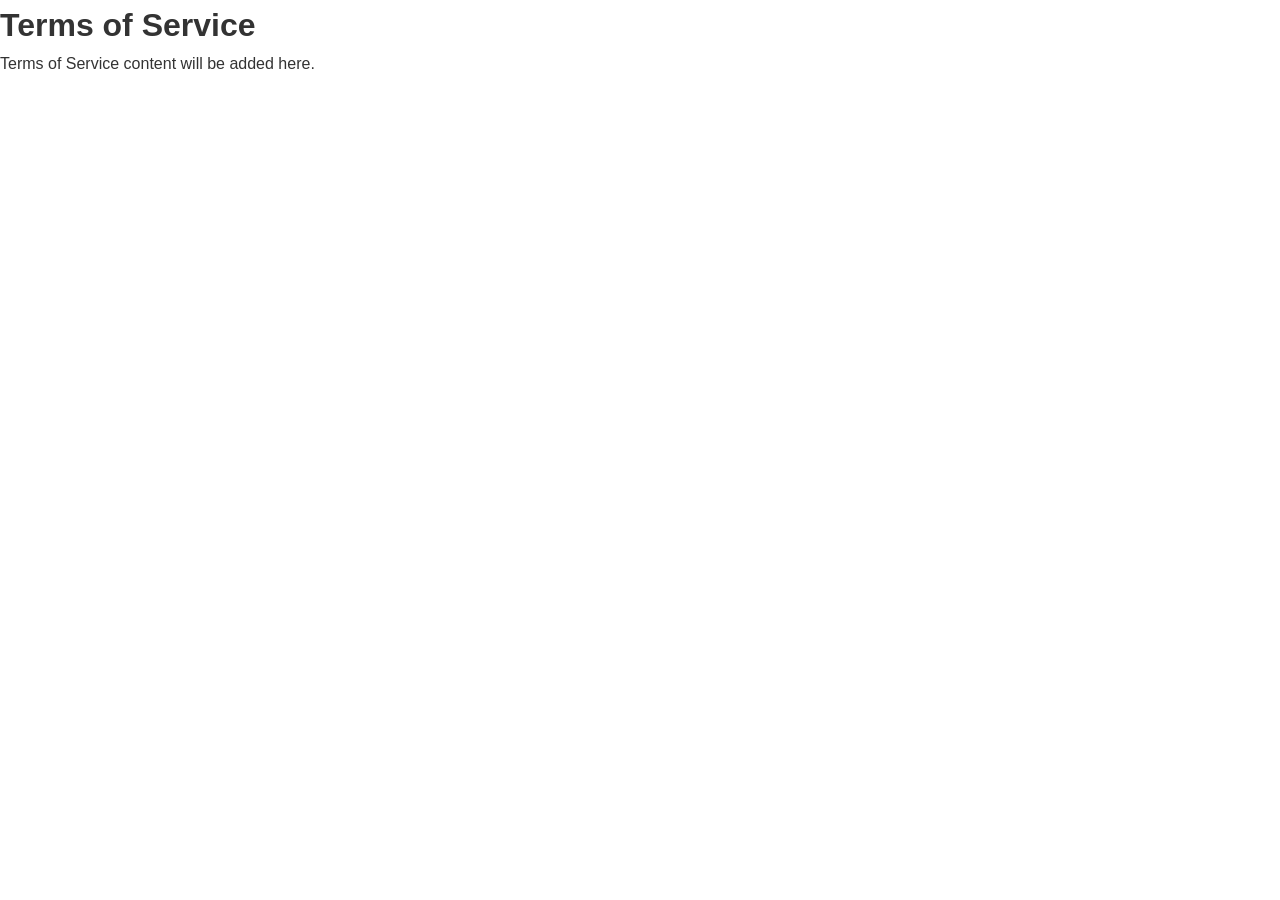
<file: terms.html>
<!DOCTYPE html>
<html lang="en">
<head>
    <meta charset="UTF-8">
    <meta name="viewport" content="width=device-width, initial-scale=1.0">
    <title>Terms of Service | Salon Hadakari</title>
    <link rel="stylesheet" href="css/privacy.css">
</head>
<body>
    <main>
        <h1>Terms of Service</h1>
        <p>Terms of Service content will be added here.</p>
    </main>
</body>
</html>
</file>
<file: css/contact.css>
/* contact.css - Fixed version */

/* Global Styles */
:root {
    --primary-color: #ff0000;
    --secondary-color: #000000;
    --accent-color: #ff0000;
    --light-color: #ffffff;
    --dark-color: #000000;
    --text-color: #333333;
    --text-light: #777777;
}

* {
    margin: 0;
    padding: 0;
    box-sizing: border-box;
    font-family: 'Segoe UI', Tahoma, Geneva, Verdana, sans-serif;
}

body {
    color: var(--text-color);
    line-height: 1.6;
    overflow-x: hidden;
    background-color: var(--light-color);
    padding-top: 80px; /* Add padding to account for fixed header */
}

a {
    text-decoration: none;
    color: var(--primary-color);
    transition: all 0.3s ease;
}

a:hover {
    color: var(--accent-color);
    opacity: 0.8;
}

.container {
    width: 100%;
    max-width: 1200px;
    margin: 0 auto;
    padding: 0 20px;
}

.btn {
    display: inline-block;
    background: var(--primary-color);
    color: white;
    padding: 12px 25px;
    border: none;
    border-radius: 50px;
    cursor: pointer;
    font-size: 16px;
    font-weight: 600;
    transition: all 0.3s ease;
    box-shadow: 0 4px 15px rgba(255, 0, 0, 0.3);
}

.btn:hover {
    background: #cc0000;
    transform: translateY(-3px);
    box-shadow: 0 6px 20px rgba(255, 0, 0, 0.4);
}

.section-title {
    font-size: 2.5rem;
    margin-bottom: 1.5rem;
    color: var(--secondary-color);
    position: relative;
    display: inline-block;
}

.section-title::after {
    content: '';
    position: absolute;
    bottom: -10px;
    left: 0;
    width: 60px;
    height: 4px;
    background: var(--primary-color);
    border-radius: 2px;
}

/* Header Styles - Fixed */
header {
    background-color: var(--light-color);
    box-shadow: 0 2px 10px rgba(0, 0, 0, 0.1);
    position: fixed;
    top: 0;
    left: 0;
    width: 100%;
    z-index: 1000;
    transition: all 0.3s ease;
}

header.scrolled {
    box-shadow: 0 5px 20px rgba(0, 0, 0, 0.15);
    background-color: rgba(255, 255, 255, 0.98);
}

.header-container {
    display: flex;
    justify-content: space-between;
    align-items: center;
    padding: 15px 0; /* Reduced from 20px to 15px */
}

.logo {
    font-size: 28px;
    font-weight: 700;
    color: var(--secondary-color);
    display: flex;
    align-items: center;
    text-decoration: none;
}

.logo img {
    height: 40px;
    margin-right: 10px;
}

.logo span {
    color: var(--primary-color);
}

nav ul {
    display: flex;
    list-style: none;
    margin: 0;
    padding: 0;
}

nav ul li {
    margin-left: 30px;
}

nav ul li a {
    color: var(--dark-color);
    font-weight: 600;
    position: relative;
    text-decoration: none;
    font-size: 1rem;
    transition: all 0.3s ease;
}

nav ul li a.active {
    color: var(--primary-color);
}

nav ul li a::after {
    content: '';
    position: absolute;
    bottom: -5px;
    left: 0;
    width: 0;
    height: 2px;
    background: var(--primary-color);
    transition: width 0.3s ease;
}

nav ul li a:hover::after,
nav ul li a.active::after {
    width: 100%;
}

.nav-cta {
    background: var(--primary-color);
    color: white !important;
    padding: 8px 20px !important;
    border-radius: 50px;
    transition: all 0.3s ease;
}

.nav-cta:hover {
    background: #cc0000;
    transform: translateY(-2px);
}

.nav-cta::after {
    display: none !important; /* Remove underline effect for CTA button */
}

.mobile-menu-btn {
    display: none;
    background: none;
    border: none;
    font-size: 24px;
    color: var(--dark-color);
    cursor: pointer;
    z-index: 1001;
}

/* Hero Section - Fixed */
.hero {
    height: 60vh; /* Reduced from 100vh to 60vh */
    background: linear-gradient(rgba(0, 0, 0, 0.7), rgba(0, 0, 0, 0.7)), url('https://images.unsplash.com/photo-1522071820081-009f0129c71c?ixlib=rb-4.0.3&ixid=M3wxMjA3fDB8MHxwaG90by1wYWdlfHx8fGVufDB8fHx8fA%3D%3D&auto=format&fit=crop&w=2070&q=80') no-repeat center center/cover;
    display: flex;
    align-items: center;
    text-align: center;
    color: white;
    padding-top: 0; /* Remove padding-top */
    animation: fadeIn 1.5s ease-in-out;
}

@keyframes fadeIn {
    from { opacity: 0; }
    to { opacity: 1; }
}

.hero-content {
    max-width: 800px;
    margin: 0 auto;
    padding: 0 20px;
}

.hero h1 {
    font-size: 3.5rem;
    margin-bottom: 20px;
    animation: slideUp 1s ease-out;
}

@keyframes slideUp {
    from { 
        opacity: 0;
        transform: translateY(50px);
    }
    to { 
        opacity: 1;
        transform: translateY(0);
    }
}

.hero p {
    font-size: 1.2rem;
    margin-bottom: 30px;
    animation: slideUp 1s 0.2s ease-out both;
    opacity: 0;
}

.hero-buttons {
    display: flex;
    gap: 20px;
    justify-content: center;
    animation: slideUp 1s 0.4s ease-out both;
    opacity: 0;
}

.secondary-btn {
    background: transparent !important;
    border: 2px solid white !important;
    color: white !important;
    box-shadow: none !important;
}

.secondary-btn:hover {
    background: rgba(255, 255, 255, 0.1) !important;
    transform: translateY(-3px);
}

/* Contact Sections */
.contact-sections {
    padding: 100px 0;
    background-color: var(--light-color);
}

.section-subtitle {
    text-align: center;
    color: var(--text-light);
    margin-bottom: 50px;
    font-size: 1.1rem;
}

.contact-grid {
    display: grid;
    grid-template-columns: repeat(auto-fit, minmax(300px, 1fr));
    gap: 40px;
    margin-top: 50px;
}

.contact-card {
    background: var(--light-color);
    border-radius: 10px;
    padding: 40px 30px;
    box-shadow: 0 10px 30px rgba(0, 0, 0, 0.05);
    transition: all 0.3s ease;
    opacity: 0;
    transform: translateY(30px);
    border: 1px solid #eee;
    text-align: center;
}

.contact-card.animated {
    opacity: 1;
    transform: translateY(0);
}

.contact-card:hover {
    transform: translateY(-10px);
    box-shadow: 0 15px 35px rgba(0, 0, 0, 0.1);
    border-color: var(--primary-color);
}

.card-icon i {
    font-size: 3rem;
    color: var(--primary-color);
    margin-bottom: 20px;
}

.contact-card h3 {
    font-size: 1.5rem;
    margin-bottom: 15px;
    color: var(--secondary-color);
}

.contact-card p {
    color: var(--text-light);
    margin-bottom: 20px;
}

.contact-info {
    margin-top: 20px;
    text-align: left;
}

.contact-info p {
    margin-bottom: 10px;
    display: flex;
    align-items: center;
}

.contact-info i {
    font-size: 1rem;
    margin-right: 10px;
    color: var(--primary-color);
    width: 20px;
    text-align: center;
}

.contact-info a {
    color: var(--text-light);
    transition: color 0.3s ease;
}

.contact-info a:hover {
    color: var(--primary-color);
}

.opening-hours {
    margin-top: 20px;
    text-align: left;
}

.opening-hours p {
    display: flex;
    justify-content: space-between;
    margin-bottom: 10px;
    color: var(--text-light);
}

.opening-hours p span:last-child {
    font-weight: 600;
    color: var(--secondary-color);
}

.social-links {
    display: flex;
    justify-content: center;
    gap: 15px;
    margin-top: 20px;
}

.social-links a {
    display: flex;
    align-items: center;
    justify-content: center;
    width: 40px;
    height: 40px;
    background: #f5f5f5;
    border-radius: 50%;
    color: var(--secondary-color);
    transition: all 0.3s ease;
}

.social-links a:hover {
    background: var(--primary-color);
    color: white;
    transform: translateY(-3px);
}

/* Map Section */
.map-section {
    padding: 80px 0;
    background-color: #f5f5f5;
}

.map-container {
    height: 500px;
    border-radius: 10px;
    overflow: hidden;
    box-shadow: 0 10px 30px rgba(0, 0, 0, 0.1);
    margin-top: 50px;
    opacity: 0;
    transform: scale(0.95);
    transition: all 0.8s ease;
    border: 2px solid var(--primary-color);
}

.map-container.animated {
    opacity: 1;
    transform: scale(1);
}

.map-container iframe {
    width: 100%;
    height: 100%;
    border: none;
}

.map-cta {
    text-align: center;
    margin-top: 40px;
}

.map-cta .btn {
    padding: 15px 40px;
    font-size: 1.1rem;
}

/* Contact Form Section */
.contact-form-section {
    padding: 100px 0;
    background-color: var(--light-color);
}

.contact-form {
    max-width: 800px;
    margin: 50px auto 0;
    display: grid;
    grid-template-columns: 1fr 1fr;
    gap: 25px;
}

.form-group {
    position: relative;
    margin-bottom: 10px;
}

.form-group:nth-child(4),
.form-group:nth-child(5) {
    grid-column: span 2;
}

.form-group input,
.form-group select,
.form-group textarea {
    width: 100%;
    padding: 15px;
    border: 2px solid #eee;
    border-radius: 8px;
    font-size: 16px;
    transition: all 0.3s ease;
    background-color: #f9f9f9;
}

.form-group input:focus,
.form-group select:focus,
.form-group textarea:focus {
    border-color: var(--primary-color);
    background-color: white;
    outline: none;
}

.form-group label {
    position: absolute;
    top: 15px;
    left: 15px;
    color: var(--text-light);
    transition: all 0.3s ease;
    pointer-events: none;
    background-color: white;
    padding: 0 5px;
    font-size: 16px;
}

.form-group input:focus + label,
.form-group select:focus + label,
.form-group textarea:focus + label,
.form-group input:not(:placeholder-shown) + label,
.form-group select:not(:placeholder-shown) + label,
.form-group textarea:not(:placeholder-shown) + label {
    top: -10px;
    font-size: 14px;
    color: var(--primary-color);
}

.form-group input::placeholder,
.form-group select::placeholder,
.form-group textarea::placeholder {
    color: transparent;
}

.form-submit-btn {
    grid-column: span 2;
    justify-self: center;
    margin-top: 20px;
    font-size: 18px;
    padding: 15px 40px;
}

.form-submit-btn i {
    margin-right: 10px;
}

/* Footer - Fixed */
footer {
    background-color: var(--secondary-color);
    color: white;
    padding: 60px 0 20px;
}

.footer-content {
    display: grid;
    grid-template-columns: repeat(auto-fit, minmax(250px, 1fr));
    gap: 40px;
    margin-bottom: 40px;
}

.footer-column h3 {
    font-size: 1.3rem;
    margin-bottom: 20px;
    position: relative;
    display: inline-block;
    color: var(--light-color);
}

.footer-column h3::after {
    content: '';
    position: absolute;
    bottom: -8px;
    left: 0;
    width: 40px;
    height: 3px;
    background: var(--primary-color);
}

.footer-column p {
    margin-bottom: 15px;
    color: #cccccc;
    display: flex;
    align-items: center;
}

.footer-column p i {
    margin-right: 10px;
    color: var(--primary-color);
    width: 20px;
}

.footer-links {
    list-style: none;
}

.footer-links li {
    margin-bottom: 10px;
}

.footer-links a {
    color: #cccccc;
    transition: all 0.3s ease;
    position: relative;
}

.footer-links a:hover {
    color: var(--primary-color);
    padding-left: 5px;
}

.footer-links a.active {
    color: var(--primary-color);
}

.footer-column a {
    color: #cccccc;
    transition: color 0.3s ease;
}

.footer-column a:hover {
    color: var(--primary-color);
}

.footer-book-btn {
    background: var(--primary-color);
    color: black;
    border: none;
    padding: 12px 25px;
    font-weight: 600;
    border-radius: 30px;
    cursor: pointer;
    transition: all 0.3s ease;
    margin-top: 15px;
    font-family: 'Poppins', sans-serif;
    text-transform: uppercase;
    letter-spacing: 1px;
    font-size: 0.9rem;
    display: inline-block;
    text-decoration: none;
}

.footer-book-btn:hover {
    background: white;
    transform: translateY(-3px);
    box-shadow: 0 5px 15px rgba(255, 0, 0, 0.3);
}

.footer-book-btn i {
    margin-right: 8px;
}

.footer-bottom {
    text-align: center;
    padding-top: 20px;
    border-top: 1px solid rgba(255, 255, 255, 0.1);
    color: #cccccc;
    font-size: 14px;
}

.designer-credit {
    margin-top: 10px;
}

.designer-credit i {
    color: var(--primary-color);
}

/* Animations */
@keyframes pulse {
    0% { transform: scale(1); }
    50% { transform: scale(1.05); }
    100% { transform: scale(1); }
}

.pulse {
    animation: pulse 2s infinite;
}

/* Responsive Styles */
@media (max-width: 992px) {
    .hero h1 {
        font-size: 2.8rem;
    }
    
    .section-title {
        font-size: 2rem;
    }
}

@media (max-width: 768px) {
    .mobile-menu-btn {
        display: block;
    }
    
    nav {
        position: fixed;
        top: 80px;
        left: -100%;
        width: 80%;
        height: calc(100vh - 80px);
        background: white;
        box-shadow: 0 5px 10px rgba(0, 0, 0, 0.1);
        transition: all 0.3s ease;
        z-index: 999;
    }
    
    nav.active {
        left: 0;
    }
    
    nav ul {
        flex-direction: column;
        padding: 20px;
    }
    
    nav ul li {
        margin: 15px 0;
    }
    
    .hero {
        height: 50vh;
    }
    
    .hero h1 {
        font-size: 2.5rem;
    }
    
    .hero p {
        font-size: 1rem;
    }
    
    .hero-buttons {
        flex-direction: column;
        gap: 15px;
    }
    
    .contact-form {
        grid-template-columns: 1fr;
    }
    
    .form-group:nth-child(4),
    .form-group:nth-child(5) {
        grid-column: span 1;
    }
    
    .form-submit-btn {
        grid-column: span 1;
    }
    
    .footer-content {
        grid-template-columns: 1fr;
        text-align: center;
    }
    
    .footer-column h3::after {
        left: 50%;
        transform: translateX(-50%);
    }
    
    .footer-column p {
        justify-content: center;
    }
    
    .social-links {
        justify-content: center;
    }
}

@media (max-width: 576px) {
    .hero h1 {
        font-size: 2rem;
    }
    
    .section-title {
        font-size: 1.8rem;
    }
    
    .contact-grid {
        grid-template-columns: 1fr;
    }
    
    .map-container {
        height: 350px;
    }
}
</file>
<file: css/privacy.css>
/* Global Styles */
:root {
    --primary-color: #ff0000;
    --secondary-color: #000000;
    --accent-color: #ff0000;
    --light-color: #ffffff;
    --dark-color: #000000;
    --text-color: #333333;
    --text-light: #777777;
}

* {
    margin: 0;
    padding: 0;
    box-sizing: border-box;
    font-family: 'Segoe UI', Tahoma, Geneva, Verdana, sans-serif;
}

body {
    color: var(--text-color);
    line-height: 1.6;
    overflow-x: hidden;
    background-color: var(--light-color);
}

a {
    text-decoration: none;
    color: var(--primary-color);
    transition: all 0.3s ease;
}

a:hover {
    color: var(--accent-color);
    opacity: 0.8;
}

.container {
    width: 100%;
    max-width: 1200px;
    margin: 0 auto;
    padding: 0 20px;
}

.btn {
    display: inline-block;
    background: var(--primary-color);
    color: white;
    padding: 12px 25px;
    border: none;
    border-radius: 50px;
    cursor: pointer;
    font-size: 16px;
    font-weight: 600;
    transition: all 0.3s ease;
    box-shadow: 0 4px 15px rgba(255, 0, 0, 0.3);
}

.btn:hover {
    background: #cc0000;
    transform: translateY(-3px);
    box-shadow: 0 6px 20px rgba(255, 0, 0, 0.4);
}

.section-title {
    font-size: 2.5rem;
    margin-bottom: 1.5rem;
    color: var(--secondary-color);
    position: relative;
    display: inline-block;
}

.section-title::after {
    content: '';
    position: absolute;
    bottom: -10px;
    left: 0;
    width: 60px;
    height: 4px;
    background: var(--primary-color);
    border-radius: 2px;
}

/* Header Styles */
header {
    background-color: var(--light-color);
    box-shadow: 0 2px 10px rgba(0, 0, 0, 0.1);
    position: fixed;
    width: 100%;
    z-index: 1000;
    transition: all 0.3s ease;
}

header.scrolled {
    box-shadow: 0 5px 20px rgba(0, 0, 0, 0.15);
    background-color: rgba(255, 255, 255, 0.98);
}

.header-container {
    display: flex;
    justify-content: space-between;
    align-items: center;
    padding: 20px 0;
}

.logo {
    font-size: 28px;
    font-weight: 700;
    color: var(--secondary-color);
    display: flex;
    align-items: center;
}

.logo img {
    height: 40px;
    margin-right: 10px;
}

.logo span {
    color: var(--primary-color);
}

nav ul {
    display: flex;
    list-style: none;
}

nav ul li {
    margin-left: 30px;
}

nav ul li a {
    color: var(--dark-color);
    font-weight: 600;
    position: relative;
}

nav ul li a.active {
    color: var(--primary-color);
}

nav ul li a::after {
    content: '';
    position: absolute;
    bottom: -5px;
    left: 0;
    width: 0;
    height: 2px;
    background: var(--primary-color);
    transition: width 0.3s ease;
}

nav ul li a:hover::after,
nav ul li a.active::after {
    width: 100%;
}

.nav-cta {
    background: var(--primary-color);
    color: white !important;
    padding: 10px 20px;
    border-radius: 50px;
    transition: all 0.3s ease;
}

.nav-cta:hover {
    background: #cc0000;
    transform: translateY(-2px);
}

.nav-cta::after {
    display: none;
}

.mobile-menu-btn {
    display: none;
    background: none;
    border: none;
    font-size: 24px;
    color: var(--dark-color);
    cursor: pointer;
}

/* Privacy Hero Section */
.privacy-hero {
    height: 60vh;
    background: linear-gradient(rgba(0, 0, 0, 0.7), rgba(0, 0, 0, 0.7)), url('https://images.unsplash.com/photo-1522071820081-009f0129c71c?ixlib=rb-4.0.3&ixid=M3wxMjA3fDB8MHxwaG90by1wYWdlfHx8fGVufDB8fHx8fA%3D%3D&auto=format&fit=crop&w=2070&q=80') no-repeat center center/cover;
    display: flex;
    align-items: center;
    text-align: center;
    color: white;
    padding-top: 80px;
    animation: fadeIn 1.5s ease-in-out;
}

@keyframes fadeIn {
    from { opacity: 0; }
    to { opacity: 1; }
}

.privacy-hero h1 {
    font-size: 3.5rem;
    margin-bottom: 20px;
    animation: slideUp 1s ease-out;
}

@keyframes slideUp {
    from { 
        opacity: 0;
        transform: translateY(50px);
    }
    to { 
        opacity: 1;
        transform: translateY(0);
    }
}

.privacy-hero p {
    font-size: 1.2rem;
    margin-bottom: 30px;
    animation: slideUp 1s 0.2s ease-out both;
    opacity: 0;
}

/* Privacy Content Section */
.privacy-content {
    padding: 100px 0;
    background-color: var(--light-color);
}

.privacy-intro {
    margin-bottom: 50px;
    padding: 30px;
    background-color: #ffffff;
    border-radius: 10px;
    box-shadow: 0 5px 15px rgba(0, 0, 0, 0.1);
    border-left: 4px solid var(--primary-color);
}

.privacy-section {
    margin-bottom: 40px;
    padding: 30px;
    background-color: #ffffff;
    border-radius: 10px;
    box-shadow: 0 5px 15px rgba(0, 0, 0, 0.1);
    border-left: 4px solid var(--primary-color);
    transition: transform 0.3s, box-shadow 0.3s;
    opacity: 0;
    transform: translateY(30px);
}

.privacy-section.animated {
    opacity: 1;
    transform: translateY(0);
}

.privacy-section:hover {
    transform: translateY(-5px);
    box-shadow: 0 10px 20px rgba(0, 0, 0, 0.15);
}

.privacy-section h2 {
    color: var(--primary-color);
    margin-bottom: 20px;
    display: flex;
    align-items: center;
    gap: 10px;
}

.privacy-section h2 i {
    font-size: 1.5rem;
}

.privacy-section p {
    margin-bottom: 15px;
    color: #333;
}

.privacy-section ul {
    margin-bottom: 20px;
    padding-left: 20px;
}

.privacy-section ul li {
    margin-bottom: 10px;
    color: #555;
}

.contact-info {
    list-style: none;
    padding-left: 0;
}

.contact-info li {
    margin-bottom: 10px;
    display: flex;
    align-items: center;
    gap: 10px;
    color: #555;
}

/* Footer */
footer {
    background-color: var(--secondary-color);
    color: white;
    padding: 60px 0 20px;
}

.footer-content {
    display: grid;
    grid-template-columns: repeat(auto-fit, minmax(250px, 1fr));
    gap: 40px;
    margin-bottom: 40px;
}

.footer-column h3 {
    font-size: 1.3rem;
    margin-bottom: 20px;
    position: relative;
    display: inline-block;
    color: var(--light-color);
}

.footer-column h3::after {
    content: '';
    position: absolute;
    bottom: -8px;
    left: 0;
    width: 40px;
    height: 3px;
    background: var(--primary-color);
}

.footer-column p {
    margin-bottom: 15px;
    color: #cccccc;
}

.footer-links {
    list-style: none;
}

.footer-links li {
    margin-bottom: 10px;
}

.footer-links a {
    color: #cccccc;
    transition: all 0.3s ease;
}

.footer-links a:hover {
    color: var(--primary-color);
    padding-left: 5px;
}

.footer-links a.active {
    color: var(--primary-color);
}

.social-links {
    display: flex;
    margin-top: 20px;
}

.social-links a {
    display: flex;
    align-items: center;
    justify-content: center;
    width: 40px;
    height: 40px;
    background: #333;
    border-radius: 50%;
    margin-right: 10px;
    color: white;
    transition: all 0.3s ease;
}

.social-links a:hover {
    background: var(--primary-color);
    color: white;
    transform: translateY(-3px);
}

.footer-bottom {
    text-align: center;
    padding-top: 20px;
    border-top: 1px solid rgba(255, 255, 255, 0.1);
    color: #cccccc;
    font-size: 14px;
}

.footer-book-btn {
    background: var(--primary-color);
    color: white;
    border: none;
    padding: 12px 25px;
    font-weight: 600;
    border-radius: 30px;
    cursor: pointer;
    transition: all 0.3s ease;
    margin-top: 15px;
    font-family: 'Poppins', sans-serif;
    text-transform: uppercase;
    letter-spacing: 1px;
    font-size: 0.9rem;
    display: inline-block;
}

.footer-book-btn:hover {
    background: white;
    color: var(--primary-color);
    transform: translateY(-3px);
}

/* Back to Top Button */
.back-to-top {
    position: fixed;
    bottom: 30px;
    right: 30px;
    width: 50px;
    height: 50px;
    background-color: var(--primary-color);
    color: white;
    border: none;
    border-radius: 50%;
    display: none;
    align-items: center;
    justify-content: center;
    font-size: 20px;
    cursor: pointer;
    z-index: 999;
    box-shadow: 0 2px 10px rgba(0, 0, 0, 0.3);
    transition: all 0.3s;
}

.back-to-top:hover {
    background-color: #cc0000;
    transform: translateY(-3px);
}

/* Responsive Styles */
@media (max-width: 992px) {
    .privacy-hero h1 {
        font-size: 2.8rem;
    }
    
    .section-title {
        font-size: 2rem;
    }
}

@media (max-width: 768px) {
    .mobile-menu-btn {
        display: block;
    }
    
    nav {
        position: fixed;
        top: 80px;
        left: -100%;
        width: 80%;
        height: calc(100vh - 80px);
        background: white;
        box-shadow: 0 5px 10px rgba(0, 0, 0, 0.1);
        transition: all 0.3s ease;
        z-index: 999;
    }
    
    nav.active {
        left: 0;
    }
    
    nav ul {
        flex-direction: column;
        padding: 20px;
    }
    
    nav ul li {
        margin: 15px 0;
    }
    
    .privacy-hero h1 {
        font-size: 2.5rem;
    }
    
    .privacy-hero p {
        font-size: 1rem;
    }
    
    .privacy-section {
        padding: 20px;
    }
}

@media (max-width: 576px) {
    .privacy-hero h1 {
        font-size: 2rem;
    }
    
    .section-title {
        font-size: 1.8rem;
    }
    
    .privacy-hero {
        height: 50vh;
    }
}
</file>
<file: css/services.css>
/* Global Styles */
:root {
    --primary-color: #ff0000;
    --secondary-color: #000000;
    --accent-color: #ff0000;
    --light-color: #ffffff;
    --dark-color: #000000;
    --text-color: #333333;
    --text-light: #777777;
}

* {
    margin: 0;
    padding: 0;
    box-sizing: border-box;
    font-family: 'Segoe UI', Tahoma, Geneva, Verdana, sans-serif;
}

body {
    color: var(--text-color);
    line-height: 1.6;
    overflow-x: hidden;
    background-color: var(--light-color);
}

a {
    text-decoration: none;
    color: var(--primary-color);
    transition: all 0.3s ease;
}

a:hover {
    color: var(--accent-color);
    opacity: 0.8;
}

.container {
    width: 100%;
    max-width: 1200px;
    margin: 0 auto;
    padding: 0 20px;
}

.btn {
    display: inline-block;
    background: var(--primary-color);
    color: white;
    padding: 12px 25px;
    border: none;
    border-radius: 50px;
    cursor: pointer;
    font-size: 16px;
    font-weight: 600;
    transition: all 0.3s ease;
    box-shadow: 0 4px 15px rgba(255, 0, 0, 0.3);
}

.btn:hover {
    background: #cc0000;
    transform: translateY(-3px);
    box-shadow: 0 6px 20px rgba(255, 0, 0, 0.4);
}

.section-title {
    font-size: 2.5rem;
    margin-bottom: 1.5rem;
    color: var(--secondary-color);
    position: relative;
    display: inline-block;
}

.section-title::after {
    content: '';
    position: absolute;
    bottom: -10px;
    left: 0;
    width: 60px;
    height: 4px;
    background: var(--primary-color);
    border-radius: 2px;
}

/* Header Styles */
header {
    background-color: var(--light-color);
    box-shadow: 0 2px 10px rgba(0, 0, 0, 0.1);
    position: fixed;
    width: 100%;
    z-index: 1000;
    transition: all 0.3s ease;
}

header.scrolled {
    box-shadow: 0 5px 20px rgba(0, 0, 0, 0.15);
    background-color: rgba(255, 255, 255, 0.98);
}

.header-container {
    display: flex;
    justify-content: space-between;
    align-items: center;
    padding: 20px 0;
}

.logo {
    font-size: 28px;
    font-weight: 700;
    color: var(--secondary-color);
    display: flex;
    align-items: center;
}

.logo img {
    height: 40px;
    margin-right: 10px;
}

.logo span {
    color: var(--primary-color);
}

nav ul {
    display: flex;
    list-style: none;
}

nav ul li {
    margin-left: 30px;
}

nav ul li a {
    color: var(--dark-color);
    font-weight: 600;
    position: relative;
}

nav ul li a.active {
    color: var(--primary-color);
}

nav ul li a::after {
    content: '';
    position: absolute;
    bottom: -5px;
    left: 0;
    width: 0;
    height: 2px;
    background: var(--primary-color);
    transition: width 0.3s ease;
}

nav ul li a:hover::after,
nav ul li a.active::after {
    width: 100%;
}

.nav-cta {
    background: var(--primary-color);
    color: white !important;
    padding: 10px 20px;
    border-radius: 50px;
    transition: all 0.3s ease;
}

.nav-cta:hover {
    background: #cc0000;
    transform: translateY(-2px);
}

.mobile-menu-btn {
    display: none;
    background: none;
    border: none;
    font-size: 24px;
    color: var(--dark-color);
    cursor: pointer;
}

/* Hero Section */
.hero {
    height: 100vh;
    background: linear-gradient(rgba(0, 0, 0, 0.3), rgba(0, 0, 0, 0.3)), url('https://images.pexels.com/photos/3972220/pexels-photo-3972220.jpeg?_gl=1*1adlk5c*_ga*MzcxNjAxNDYyLjE3MzI5ODYyNTg.*_ga_8JE65Q40S6*czE3NTMxNjg3NzIkbzY4JGcxJHQxNzUzMTY5MTk3JGo2MCRsMCRoMA..') no-repeat center center/cover;
    display: flex;
    align-items: center;
    padding: 0 100px;
    color: white;
    /* Remove margin-top since navbar is transparent */
    margin-top: 0;
}

/* Add padding to the first content section to account for navbar */
.about-section {
    padding-top: 150px;
}

.hero-content {
    max-width: 600px;
}

.hero h1 {
    font-size: 48px;
    margin-bottom: 20px;
    line-height: 1.2;
}

.hero p {
    font-size: 18px;
    margin-bottom: 30px;
}

/* About Section */
.about-section, .services-section, .nails-section, .facials-section {
    padding: 100px 50px;
}

.about-content, .service-content, .nails-content, .facials-content {
    display: flex;
    align-items: center;
    justify-content: space-between;
    max-width: 1200px;
    margin: 0 auto;
}

.about-text, .service-text, .nails-text, .facials-text {
    flex: 1;
    padding: 0 50px;
}

.about-image, .service-image, .nails-image, .facials-image {
    flex: 1;
}

.about-image img, .service-image img, .nails-image img, .facials-image img {
    width: 100%;
    border-radius: 10px;
    box-shadow: 0 10px 30px rgba(0, 0, 0, 0.1);
}

.about-section h1, .nails-text h1 {
    font-size: 36px;
    margin-bottom: 20px;
    color: #d10000;
}

.about-section p, .service-text p, .nails-text p, .facials-text p {
    font-size: 16px;
    line-height: 1.6;
    margin-bottom: 20px;
}

.about-section h3, .service-text h3 {
    font-size: 24px;
    margin-bottom: 20px;
    color: #d10000;
}

.service-text h5, .nails-text h5 {
    font-size: 18px;
    margin: 20px 0 10px;
    color: #d10000;
}

/* Services Section */
.services-section {
    background-color: #f9f9f9;
}

.reverse .service-content {
    flex-direction: row-reverse;
}

.section-title {
    text-align: center;
    font-size: 36px;
    margin-bottom: 50px;
    color: #d10000;
}

/* Card Section */
.card-section {
    padding: 100px 50px;
    background-color: #ffffff;
}

.section-description {
    text-align: center;
    max-width: 800px;
    margin: 0 auto 50px;
    font-size: 18px;
    line-height: 1.6;
}

.cards-container {
    display: flex;
    flex-wrap: wrap;
    justify-content: center;
    gap: 30px;
    max-width: 1200px;
    margin: 0 auto;
}

.card {
    flex: 1 1 300px;
    background-color: white;
    border-radius: 10px;
    overflow: hidden;
    box-shadow: 0 5px 15px rgba(0, 0, 0, 0.1);
    transition: transform 0.3s;
}

.card:hover {
    transform: translateY(-10px);
}

.card img {
    width: 100%;
    height: 200px;
    object-fit: cover;
}

.card video {
    width: 100%;
    height: auto;
    display: block;
}

.card h4 {
    padding: 20px;
    font-size: 20px;
    color: #d10000;
}

.card p {
    padding: 0 20px 20px;
    font-size: 14px;
    color: #666;
}
.card-section h2{
    text-align: center;
    font-size: 30px;
    padding: 20px;
}

/* Video Card Specific Styles */
.video-card {
    position: relative;
}

.video-container {
    width: 100%;
    height: 180px; /* Reduced height */
    overflow: hidden;
    border-radius: 8px;
}

.video-container video {
    width: 100%;
    height: 100%;
    object-fit: cover; /* Ensures video covers the container without distortion */
}

/* Adjust card sizes for better consistency */
.card {
    flex: 1 1 280px; /* Slightly reduced base size */
    max-width: 320px; /* Added max-width for better control */
    background-color: white;
    border-radius: 10px;
    overflow: hidden;
    box-shadow: 0 5px 15px rgba(0, 0, 0, 0.1);
    transition: transform 0.3s;
}

.card img {
    width: 100%;
    height: 200px; /* Consistent height with video */
    object-fit: cover;
}

/* Ensure all cards have consistent content height */
.card h4 {
    padding: 15px 20px 10px;
    font-size: 18px;
    color: #d10000;
    min-height: 50px;
    display: flex;
    align-items: center;
    justify-content: center;
    text-align: center;
}

.card p {
    padding: 0 20px 15px;
    font-size: 14px;
    color: #666;
    text-align: center;
    line-height: 1.4;
}

/* Responsive adjustments for video cards */
@media (max-width: 768px) {
    .video-container {
        height: 150px; /* Even smaller on mobile */
    }
    
    .card {
        flex: 1 1 250px;
        max-width: 100%;
    }
    
    .card img {
        height: 180px;
    }
}

/* Nails Section */
.nails-description {
    max-width: 800px;
    margin: 50px auto;
    text-align: center;
    font-size: 16px;
    line-height: 1.6;
}

.nail-cards {
    display: flex;
    justify-content: center;
    gap: 30px;
    max-width: 1200px;
    margin: 0 auto;
}

.nail-card {
    flex: 1;
    max-width: 300px;
    text-align: center;
}

.nail-card img {
    width: 100%;
    height: 200px;
    object-fit: cover;
    border-radius: 10px;
}

.nail-card h6 {
    margin-top: 15px;
    font-size: 16px;
    color: #d10000;
}

/* Facials Section */
.facial-cards {
    display: flex;
    flex-wrap: wrap;
    justify-content: center;
    gap: 20px;
    max-width: 1200px;
    margin: 50px auto 0;
}

.about-section h1, .facials-text h1 {
    font-size: 36px;
    margin-bottom: 20px;
    color: #d10000;
}

.facial-card {
    flex: 1 1 250px;
    background-color: #f9f9f9;
    padding: 30px;
    border-radius: 10px;
    text-align: center;
    transition: transform 0.3s;
}

.facial-card:hover {
    transform: translateY(-10px);
    box-shadow: 0 5px 15px rgba(0, 0, 0, 0.1);
}

.facial-card h4 {
    font-size: 20px;
    margin-bottom: 15px;
    color: #d10000;
}

.facial-card p {
    font-size: 14px;
    color: #666;
}

/* Footer */
.footer {
    background-color: #000000;
    color: white;
    padding: 80px 50px 30px;
    text-align: center;
}

.footer-content {
    max-width: 800px;
    margin: 0 auto;
}

.footer p {
    font-size: 16px;
    line-height: 1.6;
    margin-bottom: 30px;
}

.social-media {
    display: flex;
    justify-content: center;
    gap: 20px;
    margin-bottom: 30px;
}

.social-media a {
    color: white;
    font-size: 20px;
    transition: color 0.3s;
}

.social-media a:hover {
    color: #d10000;
}

.copyright {
    font-size: 14px;
    color: #999;
}

/* Animations */
.fade-in {
    opacity: 0;
    animation: fadeIn 1s ease-in forwards;
}

@keyframes fadeIn {
    from { opacity: 0; transform: translateY(20px); }
    to { opacity: 1; transform: translateY(0); }
}

.slide-in-left {
    opacity: 0;
    transform: translateX(-50px);
    animation: slideInLeft 1s ease-out forwards;
}

@keyframes slideInLeft {
    to { opacity: 1; transform: translateX(0); }
}

.slide-in-right {
    opacity: 0;
    transform: translateX(50px);
    animation: slideInRight 1s ease-out forwards;
}

@keyframes slideInRight {
    to { opacity: 1; transform: translateX(0); }
}

/* Scroll Animation */
.hidden {
    opacity: 0;
    transform: translateY(50px);
    transition: all 1s;
}

.show {
    opacity: 1;
    transform: translateY(0);
}
/* Enhanced Scroll Animation Styles */
.hidden {
    opacity: 0;
    transform: translateY(30px);
    transition: all 0.8s ease-out;
}

.show {
    opacity: 1;
    transform: translateY(0);
}

/* Delay animations for staggered effect */
.hidden:nth-child(1) { transition-delay: 0.1s; }
.hidden:nth-child(2) { transition-delay: 0.2s; }
.hidden:nth-child(3) { transition-delay: 0.3s; }
.hidden:nth-child(4) { transition-delay: 0.4s; }
.hidden:nth-child(5) { transition-delay: 0.5s; }

/* Section-specific animations */
.about-content.hidden {
    transform: translateX(-50px);
}
.about-content.show {
    transform: translateX(0);
}

.service-content.hidden {
    transform: translateX(50px);
}
.service-content.show {
    transform: translateX(0);
}

.reverse .service-content.hidden {
    transform: translateX(-50px);
}
.reverse .service-content.show {
    transform: translateX(0);
}

/* Card animations */
.card.hidden, .facial-card.hidden, .nail-card.hidden {
    transform: translateY(50px) scale(0.95);
    opacity: 0;
}
.card.show, .facial-card.show, .nail-card.show {
    transform: translateY(0) scale(1);
    opacity: 1;
}

/* Responsive Design */
@media (max-width: 992px) {
    .hero {
        padding: 0 50px;
    }
    
    .hero h1 {
        font-size: 36px;
    }
    
    .about-content, .service-content, .nails-content, .facials-content {
        flex-direction: column;
    }
    
    .reverse .service-content {
        flex-direction: column;
    }
    
    .about-text, .service-text, .nails-text, .facials-text {
        padding: 0;
        margin-bottom: 50px;
    }
    
    .about-image, .service-image, .nails-image, .facials-image {
        width: 100%;
    }
}

@media (max-width: 768px) {
    .header-container {
        padding: 15px 20px;
    }
    
    nav ul {
        display: none;
    }
    
    .mobile-menu-btn {
        display: block;
    }
    
    nav {
        position: fixed;
        top: 80px;
        left: -100%;
        width: 80%;
        height: calc(100vh - 80px);
        background: white;
        box-shadow: 0 5px 10px rgba(0, 0, 0, 0.1);
        transition: all 0.3s ease;
        z-index: 999;
    }
    
    nav.active {
        left: 0;
    }
    
    nav ul {
        flex-direction: column;
        padding: 20px;
        display: flex;
    }
    
    nav ul li {
        margin: 15px 0;
    }
    
    .hero {
        padding: 0 20px;
        text-align: center;
    }
    
    .hero h1 {
        font-size: 28px;
    }
    
    .hero p {
        font-size: 16px;
    }
    
    .about-section, .services-section, .nails-section, .facials-section, .card-section {
        padding: 50px 20px;
    }
    
    .section-title {
        font-size: 28px;
    }
}
</file>
